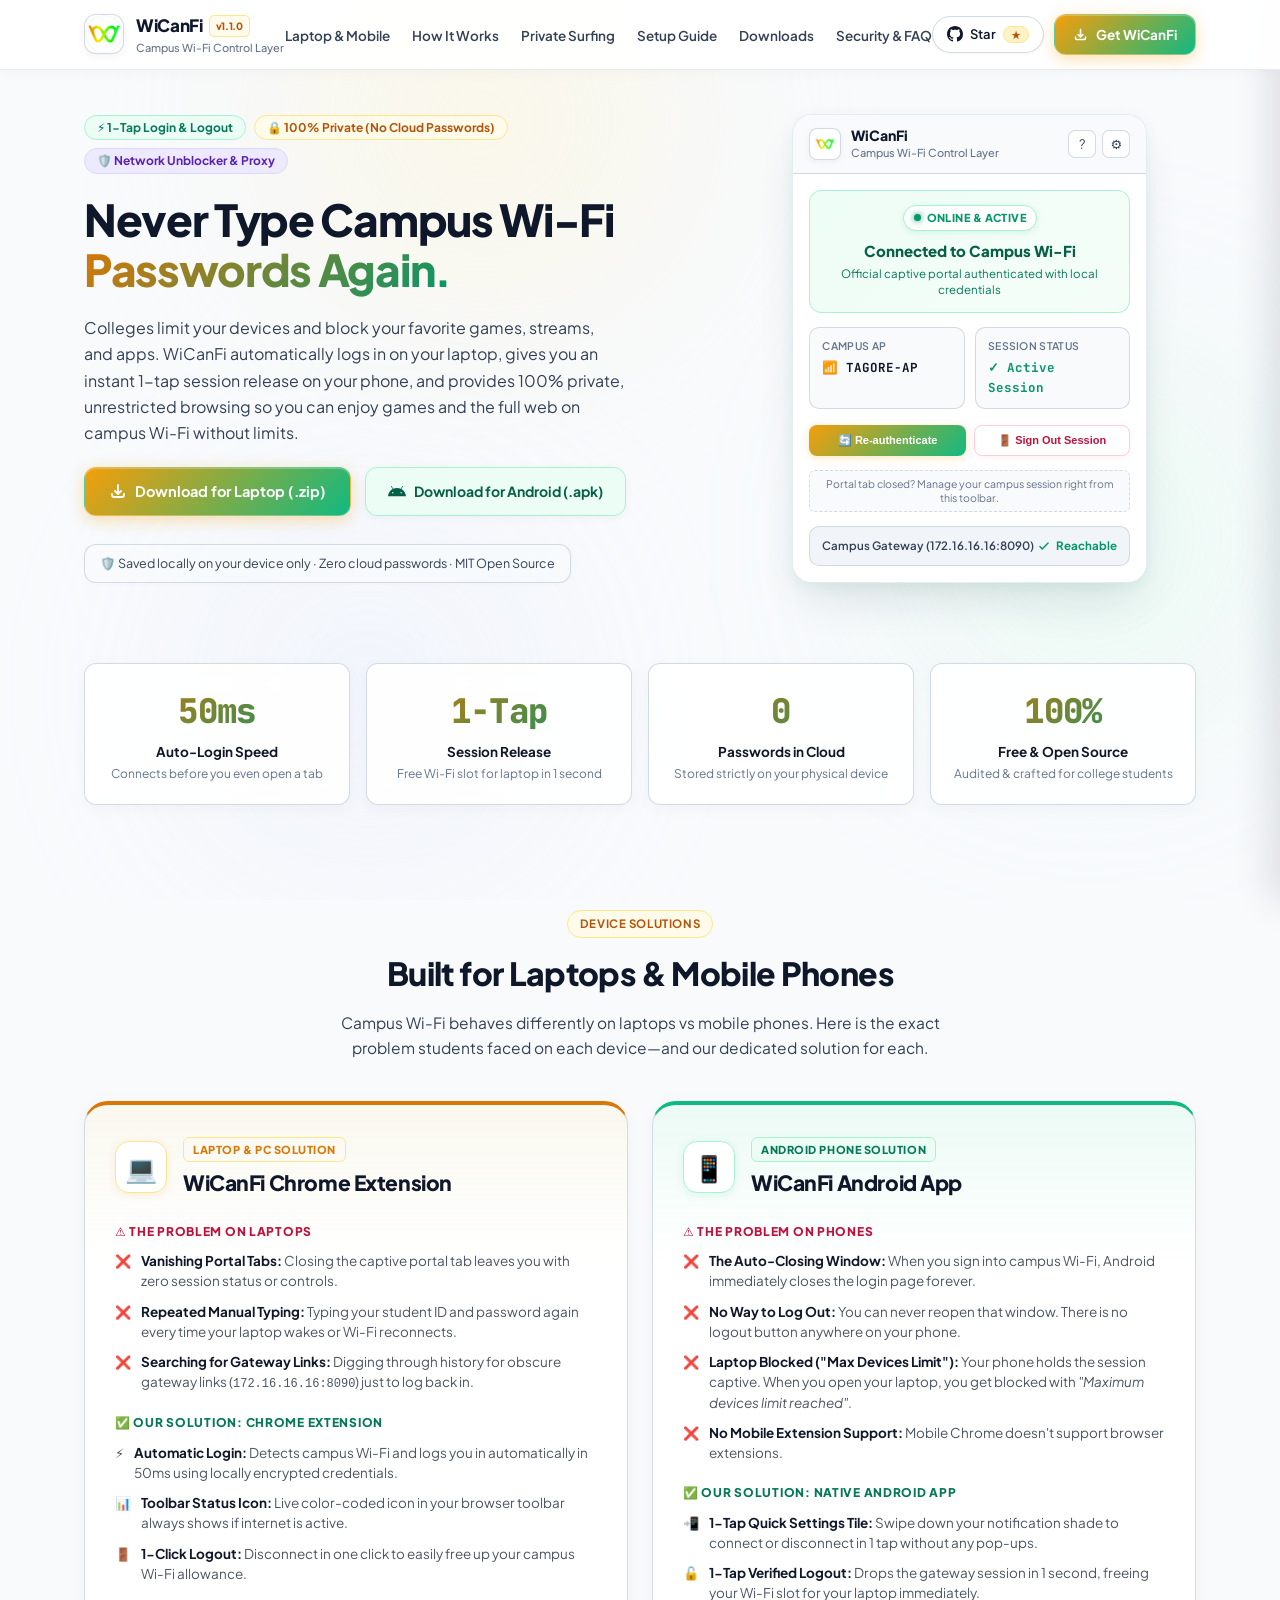
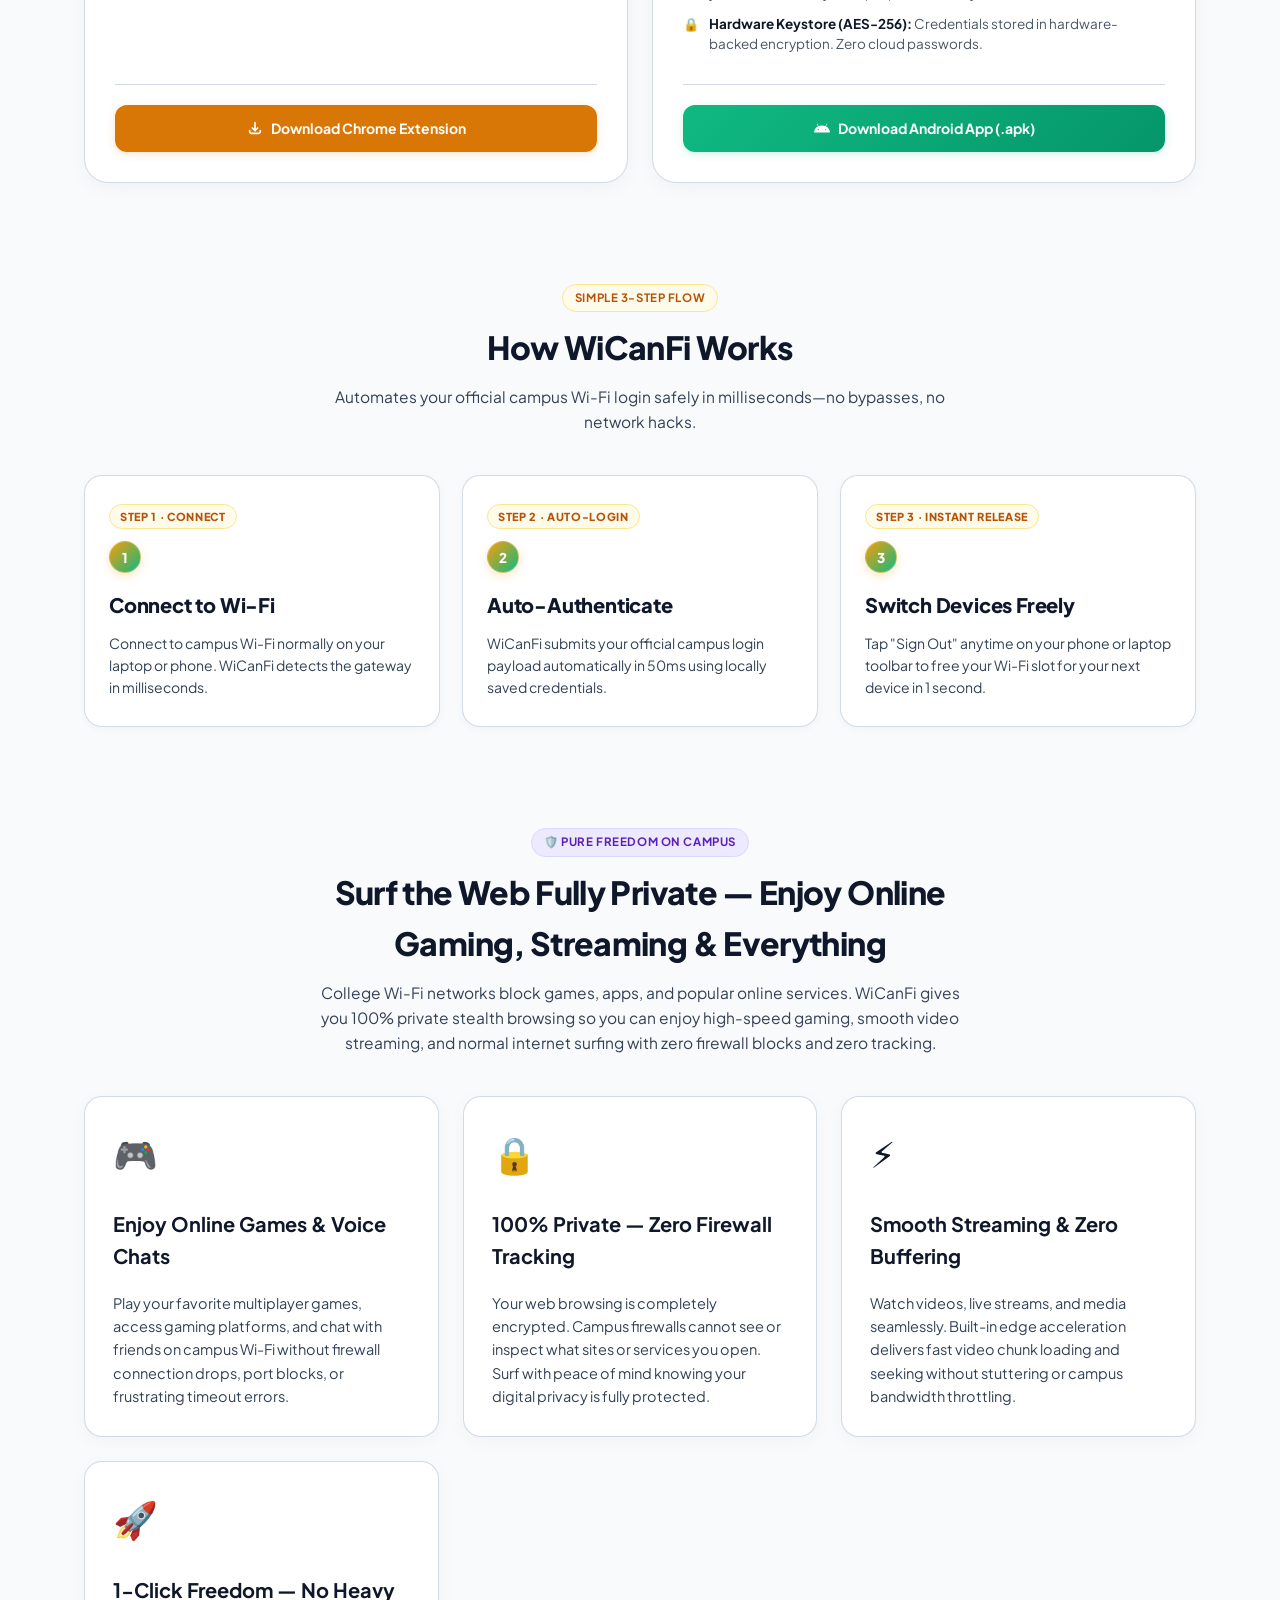
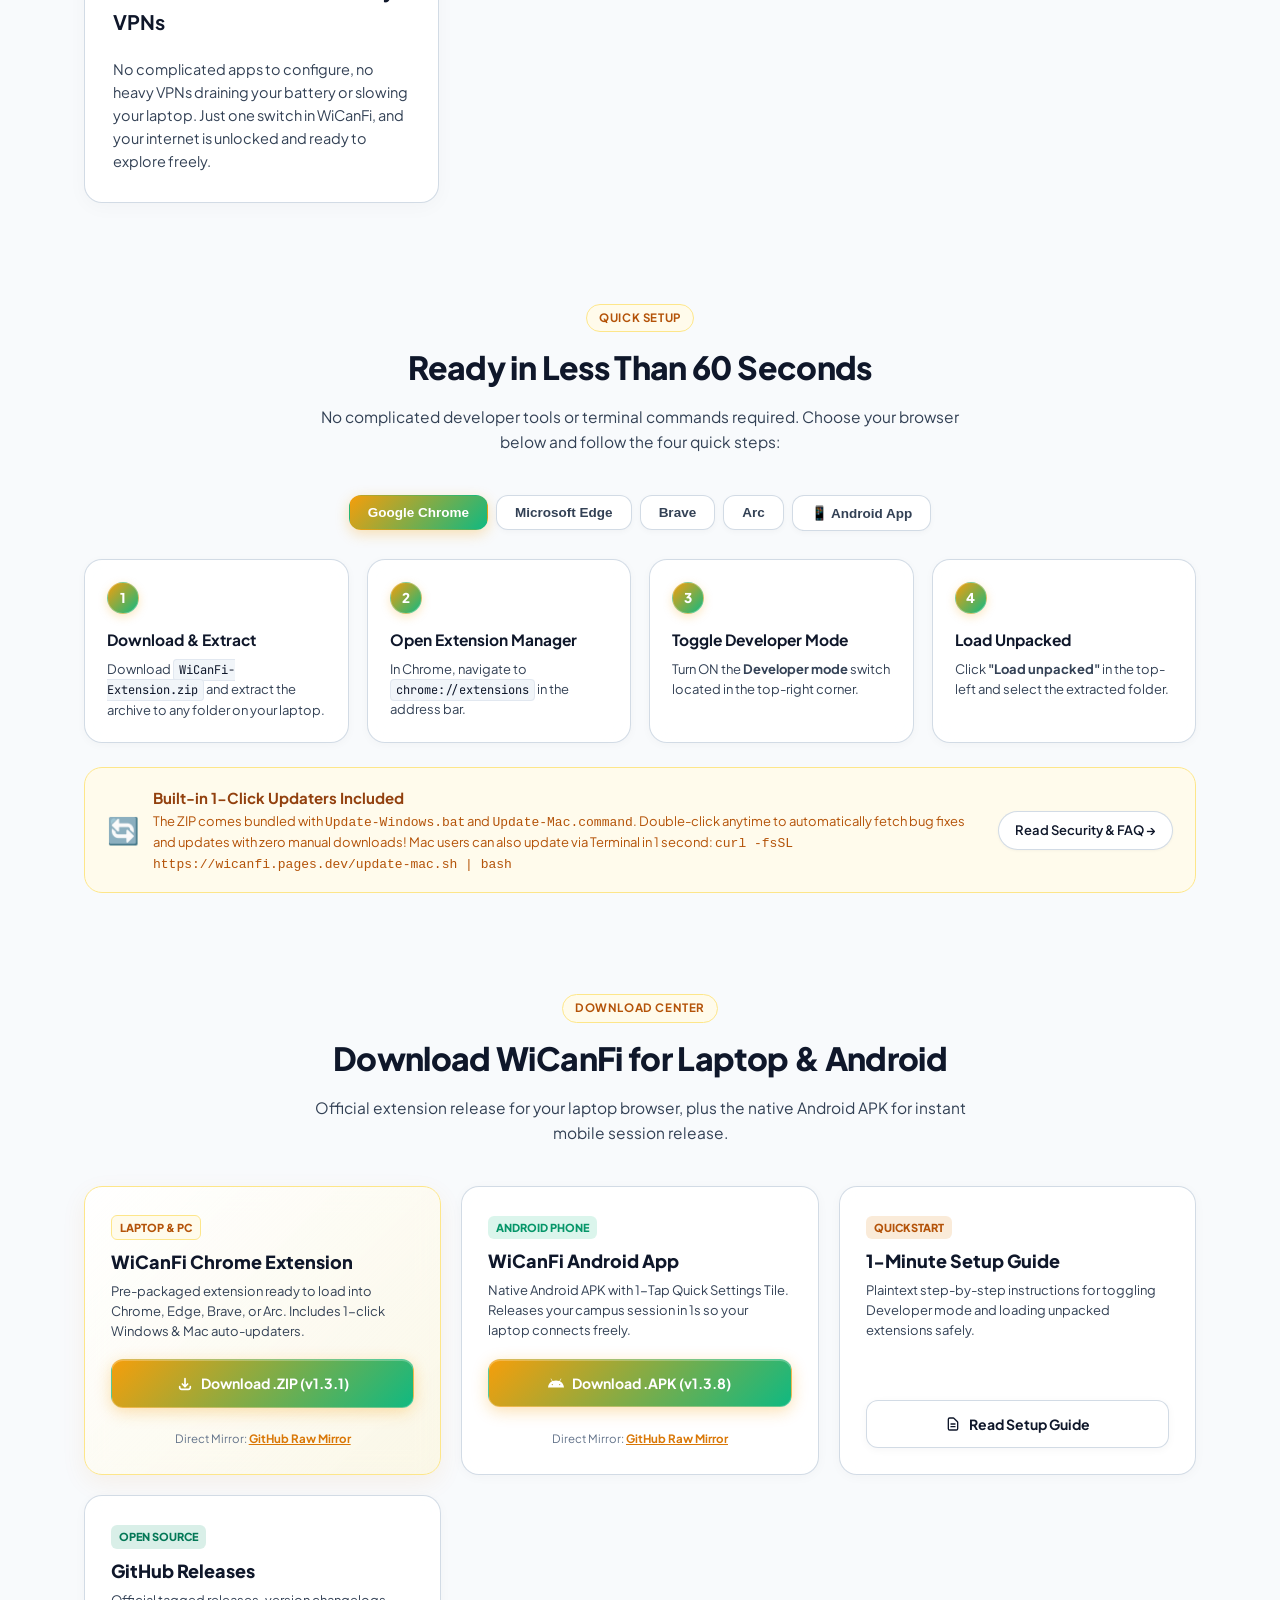
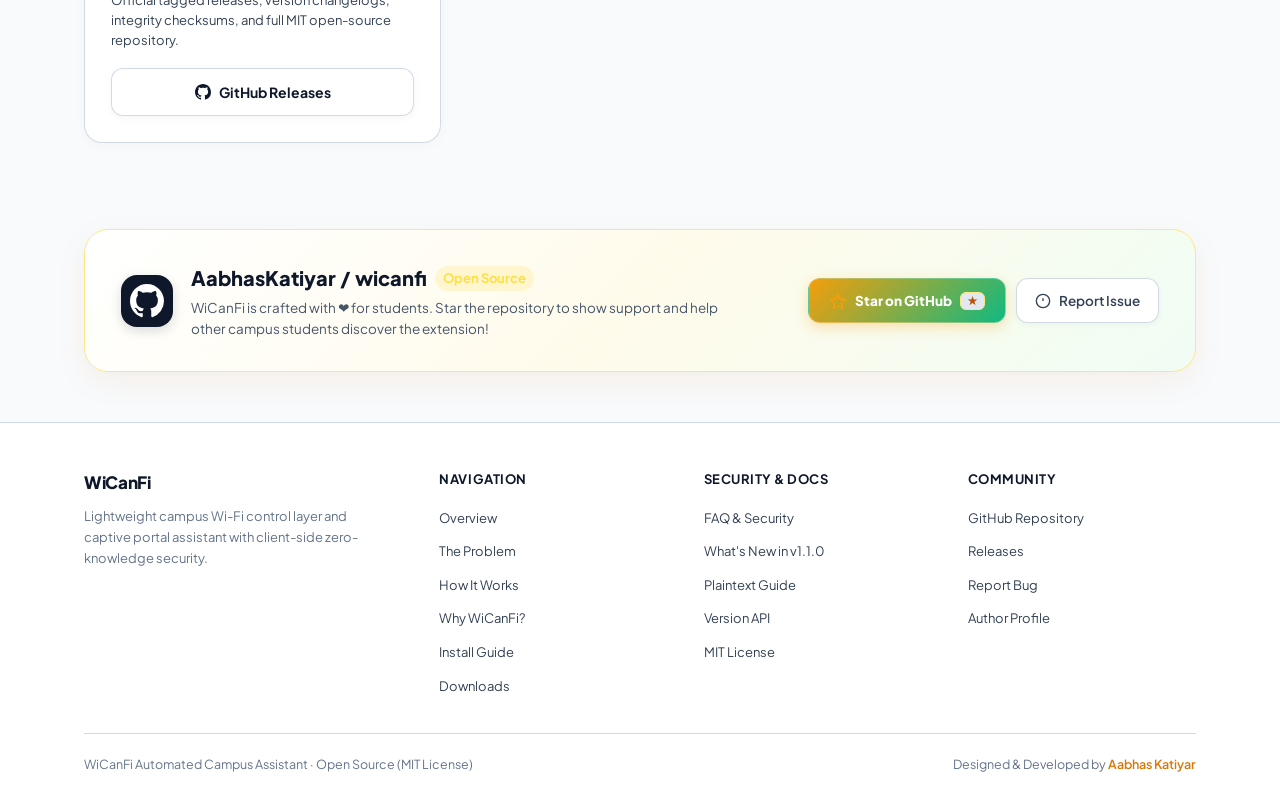
<file: site/index.html>
<!DOCTYPE html>
<html lang="en">
<head>
  <meta charset="UTF-8">
  <meta name="viewport" content="width=device-width, initial-scale=1.0">
  
  <!-- Primary Meta Tags -->
  <title>WiCanFi — Campus Wi-Fi Control Layer | Captive Portal Assistant</title>
  <meta name="title" content="WiCanFi — Campus Wi-Fi Control Layer | Captive Portal Assistant">
  <meta name="description" content="WiCanFi automatically handles campus Wi-Fi captive portal authentication with 1-click re-authentication, instant session logout, and 100% client-side zero-knowledge privacy.">
  <meta name="keywords" content="campus wifi control layer, captive portal auto login, college wifi re-authenticate, student wifi session logout, captive portal assistant, cyberoam auto login, sophos captive portal, wicanfi, aabhas katiyar">
  <meta name="author" content="Aabhas Katiyar">
  <meta name="robots" content="index, follow, max-image-preview:large, max-snippet:-1, max-video-preview:-1">
  <meta name="googlebot" content="index, follow">
  <link rel="canonical" href="https://wicanfi.pages.dev/">

  <!-- Theme Color & Mobile App Experience -->
  <meta name="theme-color" content="#d97706">
  <meta name="msapplication-TileColor" content="#d97706">
  <meta name="application-name" content="WiCanFi">
  <meta name="apple-mobile-web-app-title" content="WiCanFi">
  <meta name="apple-mobile-web-app-capable" content="yes">
  <meta name="apple-mobile-web-app-status-bar-style" content="default">
  <link rel="manifest" href="site.webmanifest">

  <!-- Open Graph / Facebook -->
  <meta property="og:type" content="website">
  <meta property="og:site_name" content="WiCanFi">
  <meta property="og:locale" content="en_US">
  <meta property="og:url" content="https://wicanfi.pages.dev/">
  <meta property="og:title" content="WiCanFi — Campus Wi-Fi Control Layer | Captive Portal Assistant">
  <meta property="og:description" content="Automatic campus captive portal authentication, 1-click re-auth, session logout, and 100% zero-knowledge local privacy. Zero cloud passwords.">
  <meta property="og:image" content="https://wicanfi.pages.dev/assets/wicanfi_logo.png">
  <meta property="og:image:secure_url" content="https://wicanfi.pages.dev/assets/wicanfi_logo.png">
  <meta property="og:image:width" content="512">
  <meta property="og:image:height" content="512">
  <meta property="og:image:alt" content="WiCanFi Logo and Campus Wi-Fi Control Layer Banner">
  <meta property="og:image:type" content="image/png">

  <!-- Twitter Card -->
  <meta name="twitter:card" content="summary">
  <meta name="twitter:url" content="https://wicanfi.pages.dev/">
  <meta name="twitter:title" content="WiCanFi — Campus Wi-Fi Control Layer | Captive Portal Assistant">
  <meta name="twitter:description" content="Automatic captive portal login, instant re-auth & session logout with 100% zero-knowledge local privacy. Built for campus students.">
  <meta name="twitter:image" content="https://wicanfi.pages.dev/assets/wicanfi_logo.png">
  <meta name="twitter:creator" content="@AabhasKatiyar">

  <!-- Favicons -->
  <link rel="icon" type="image/png" sizes="48x48" href="icons/icon48.png">
  <link rel="apple-touch-icon" href="icons/icon128.png">

  <!-- Typography: Plus Jakarta Sans & JetBrains Mono -->
  <link rel="preconnect" href="https://fonts.googleapis.com">
  <link rel="preconnect" href="https://fonts.gstatic.com" crossorigin>
  <link href="https://fonts.googleapis.com/css2?family=JetBrains+Mono:wght@500;600;700&family=Plus+Jakarta+Sans:wght@400;500;600;700;800&display=swap" rel="stylesheet">

  <link rel="stylesheet" href="css/style.css?v=3.3.0">

  <!-- JSON-LD Structured Data for Search Engines -->
  <script type="application/ld+json">
  {
    "@context": "https://schema.org",
    "@graph": [
      {
        "@type": "WebSite",
        "@id": "https://wicanfi.pages.dev/#website",
        "url": "https://wicanfi.pages.dev/",
        "name": "WiCanFi",
        "description": "Campus Wi-Fi Control Layer and Captive Portal Automation Assistant",
        "publisher": {
          "@id": "https://wicanfi.pages.dev/#author"
        },
        "inLanguage": "en-US"
      },
      {
        "@type": "SoftwareApplication",
        "@id": "https://wicanfi.pages.dev/#software",
        "name": "WiCanFi",
        "applicationCategory": "UtilitiesApplication",
        "applicationSubCategory": "NetworkingApplication",
        "operatingSystem": "Windows, macOS, Linux, ChromeOS",
        "downloadUrl": "https://wicanfi.pages.dev/WiCanFi-Extension.zip",
        "softwareVersion": "1.4.1",
        "fileSize": "602KB",
        "description": "Client-side campus Wi-Fi control layer and captive portal assistant. Automates captive portal authentication, provides instant re-auth & session logout, and guarantees 100% zero-knowledge local privacy.",
        "offers": {
          "@type": "Offer",
          "price": "0",
          "priceCurrency": "USD"
        },
        "author": {
          "@id": "https://wicanfi.pages.dev/#author"
        },
        "codeRepository": "https://github.com/AabhasKatiyar/wicanfi",
        "license": "https://github.com/AabhasKatiyar/wicanfi/blob/main/LICENSE"
      },
      {
        "@type": "Person",
        "@id": "https://wicanfi.pages.dev/#author",
        "name": "Aabhas Katiyar",
        "url": "https://github.com/AabhasKatiyar",
        "sameAs": [
          "https://github.com/AabhasKatiyar",
          "https://github.com/AabhasKatiyar/wicanfi"
        ]
      }
    ]
  }
  </script>
</head>
<body>

  <!-- Ambient Light Orbs -->
  <div class="ambient-mesh" aria-hidden="true">
    <div class="orb orb-1"></div>
    <div class="orb orb-2"></div>
    <div class="orb orb-3"></div>
  </div>

  <!-- Top Navigation Bar (Full-Width Frosted Glass Header) -->
  <header class="navbar" id="topNav">
    <div class="container">
      <nav class="nav-shell" aria-label="Main Navigation">
        <a href="/" class="brand-link" title="WiCanFi Home">
          <div class="brand-logo-wrap">
            <img src="icons/icon48.png" alt="WiCanFi Logo" width="38" height="38">
          </div>
          <div class="brand-text">
            <div class="brand-title">
              <span>WiCanFi</span>
              <span class="brand-badge">v1.1.0</span>
            </div>
            <span class="brand-sub">Campus Wi-Fi Control Layer</span>
          </div>
        </a>

        <ul class="nav-menu">
          <li><a href="#problem" class="nav-link">Laptop &amp; Mobile</a></li>
          <li><a href="#how-it-works" class="nav-link">How It Works</a></li>
          <li><a href="#private-surf" class="nav-link">Private Surfing</a></li>
          <li><a href="#install" class="nav-link">Setup Guide</a></li>
          <li><a href="#downloads" class="nav-link">Downloads</a></li>
          <li><a href="faq.html" class="nav-link">Security &amp; FAQ</a></li>
        </ul>

        <div class="nav-actions">
          <a href="https://github.com/AabhasKatiyar/wicanfi" target="_blank" rel="noopener noreferrer" class="nav-btn-gh" title="Star AabhasKatiyar/wicanfi on GitHub">
            <svg width="16" height="16" fill="currentColor" viewBox="0 0 24 24"><path d="M12 0C5.37 0 0 5.37 0 12c0 5.31 3.435 9.795 8.205 11.385.6.105.825-.255.825-.57 0-.285-.015-1.23-.015-2.235-3.015.555-3.795-.735-4.035-1.41-.135-.345-.72-1.41-1.23-1.695-.42-.225-1.02-.78-.015-.795.945-.015 1.62.87 1.845 1.23 1.08 1.815 2.805 1.305 3.495.99.105-.78.42-1.305.765-1.605-2.67-.3-5.46-1.335-5.46-5.925 0-1.305.465-2.385 1.23-3.225-.12-.3-.54-1.53.12-3.18 0 0 1.005-.315 3.3 1.23.96-.27 1.98-.405 3-.405s2.04.135 3 .405c2.295-1.56 3.3-1.23 3.3-1.23.66 1.65.24 2.88.12 3.18.765.84 1.23 1.905 1.23 3.225 0 4.605-2.805 5.625-5.475 5.925.435.375.81 1.095.81 2.22 0 1.605-.015 2.895-.015 3.3 0 .315.225.69.825.57A12.02 12.02 0 0024 12c0-6.63-5.37-12-12-12z"/></svg>
            <span>Star</span>
            <span class="live-gh-stars">★</span>
          </a>
          <a href="#downloads" class="nav-btn-download" title="Get WiCanFi">
            <svg width="15" height="15" fill="none" stroke="currentColor" stroke-width="2.5" viewBox="0 0 24 24"><path stroke-linecap="round" stroke-linejoin="round" d="M4 16v1a3 3 0 003 3h10a3 3 0 003-3v-1m-4-4l-4 4m0 0l-4-4m4 4V4"/></svg>
            <span>Get WiCanFi</span>
          </a>
          <!-- Mobile Hamburger Toggle -->
          <button type="button" class="nav-toggle" id="navToggle" aria-label="Toggle Navigation Menu" aria-expanded="false">
            <span class="hamburger-bar"></span>
            <span class="hamburger-bar"></span>
            <span class="hamburger-bar"></span>
          </button>
        </div>
      </nav>
    </div>
  </header>

  <!-- Mobile Navigation Drawer & Backdrop -->
  <div class="mobile-nav-backdrop" id="mobileNavBackdrop" aria-hidden="true"></div>
  <aside class="mobile-nav-drawer" id="mobileNavDrawer" aria-label="Mobile Navigation" aria-hidden="true">
      <div class="mobile-drawer-header">
        <a href="/" class="brand-link" style="gap:10px;">
          <div class="brand-logo-wrap" style="width:34px;height:34px;">
            <img src="icons/icon48.png" alt="WiCanFi Logo" width="28" height="28">
          </div>
          <div class="brand-title" style="font-size:16px;">
            <span>WiCanFi</span>
            <span class="brand-badge">v1.1.0</span>
          </div>
        </a>
        <button type="button" class="mobile-drawer-close" id="mobileDrawerClose" aria-label="Close menu">&times;</button>
      </div>

      <div class="mobile-drawer-body">
        <ul class="mobile-nav-links">
          <li><a href="#problem" class="mobile-nav-link"><span class="m-icon">💻</span> Laptop &amp; Mobile</a></li>
          <li><a href="#how-it-works" class="mobile-nav-link"><span class="m-icon">⚡</span> How It Works</a></li>
          <li><a href="#private-surf" class="mobile-nav-link"><span class="m-icon">🛡️</span> Private Surfing</a></li>
          <li><a href="#install" class="mobile-nav-link"><span class="m-icon">🛠️</span> Setup Guide</a></li>
          <li><a href="#downloads" class="mobile-nav-link"><span class="m-icon">📦</span> Downloads</a></li>
          <li><a href="faq.html" class="mobile-nav-link"><span class="m-icon">🛡️</span> Security &amp; FAQ</a></li>
        </ul>

        <div class="mobile-drawer-actions">
          <a href="#downloads" class="mobile-btn-download" id="mobileDrawerDownload">
            <svg width="16" height="16" fill="none" stroke="currentColor" stroke-width="2.5" viewBox="0 0 24 24"><path stroke-linecap="round" stroke-linejoin="round" d="M4 16v1a3 3 0 003 3h10a3 3 0 003-3v-1m-4-4l-4 4m0 0l-4-4m4 4V4"/></svg>
            <span>Get WiCanFi (v1.1.0)</span>
          </a>
          <a href="https://github.com/AabhasKatiyar/wicanfi" target="_blank" rel="noopener noreferrer" class="mobile-btn-gh">
            <svg width="16" height="16" fill="currentColor" viewBox="0 0 24 24"><path d="M12 0C5.37 0 0 5.37 0 12c0 5.31 3.435 9.795 8.205 11.385.6.105.825-.255.825-.57 0-.285-.015-1.23-.015-2.235-3.015.555-3.795-.735-4.035-1.41-.135-.345-.72-1.41-1.23-1.695-.42-.225-1.02-.78-.015-.795.945-.015 1.62.87 1.845 1.23 1.08 1.815 2.805 1.305 3.495.99.105-.78.42-1.305.765-1.605-2.67-.3-5.46-1.335-5.46-5.925 0-1.305.465-2.385 1.23-3.225-.12-.3-.54-1.53.12-3.18 0 0 1.005-.315 3.3 1.23.96-.27 1.98-.405 3-.405s2.04.135 3 .405c2.295-1.56 3.3-1.23 3.3-1.23.66 1.65.24 2.88.12 3.18.765.84 1.23 1.905 1.23 3.225 0 4.605-2.805 5.625-5.475 5.925.435.375.81 1.095.81 2.22 0 1.605-.015 2.895-.015 3.3 0 .315.225.69.825.57A12.02 12.02 0 0024 12c0-6.63-5.37-12-12-12z"/></svg>
            <span>Star on GitHub</span>
            <span class="live-gh-stars">★</span>
          </a>
        </div>

        <div class="mobile-drawer-footer">
          <span>🛡️ 100% Client-Side Local · Zero Cloud Passwords</span>
        </div>
      </div>
    </aside>

  <main class="container">

    <!-- Hero Section -->
    <section class="hero-section" id="hero">
      <div class="hero-grid">
        <div class="hero-content">
          <div class="hero-badge-strip">
            <span class="pill-badge pill-emerald">⚡ 1-Tap Login &amp; Logout</span>
            <span class="pill-badge pill-amber">🔒 100% Private (No Cloud Passwords)</span>
            <span class="pill-badge" style="background:#ede9fe; color:#5b21b6; border:1.5px solid #ddd6fe;">🛡️ Network Unblocker &amp; Proxy</span>
          </div>

          <h1 class="hero-title">
            Never Type Campus Wi-Fi <br class="desktop-only">
            <span class="hero-title-accent">Passwords Again.</span>
          </h1>

          <p class="hero-desc">
            Colleges limit your devices and block your favorite games, streams, and apps. WiCanFi automatically logs in on your laptop, gives you an instant 1-tap session release on your phone, and provides 100% private, unrestricted browsing so you can enjoy games and the full web on campus Wi-Fi without limits.
          </p>

          <div class="hero-cta-group">
            <a href="/WiCanFi-Extension.zip" download="WiCanFi-Extension.zip" class="cta-btn-primary" title="Download Chrome Extension for Laptop">
              <svg width="18" height="18" fill="none" stroke="currentColor" stroke-width="2.5" viewBox="0 0 24 24"><path stroke-linecap="round" stroke-linejoin="round" d="M4 16v1a3 3 0 003 3h10a3 3 0 003-3v-1m-4-4l-4 4m0 0l-4-4m4 4V4"/></svg>
              <span>Download for Laptop (.zip)</span>
            </a>

            <a href="/download/WiCanFi.apk" download="WiCanFi.apk" class="cta-btn-secondary" style="background:#ecfdf5; color:#065f46; border:1.5px solid #a7f3d0;" title="Download Android APK">
              <svg width="18" height="18" fill="currentColor" viewBox="0 0 24 24"><path d="M17.523 15.3414c-.5511 0-.9993-.4486-.9993-.9997s.4482-.9993.9993-.9993c.551 0 .9993.4482.9993.9993.0001.5511-.4483.9997-.9993.9997m-11.046 0c-.5511 0-.9993-.4486-.9993-.9997s.4482-.9993.9993-.9993c.5511 0 .9993.4482.9993.9993 0 .5511-.4482.9997-.9993.9997m11.4045-6.02l1.996-3.4572c.1126-.1951.0456-.4445-.1496-.5571-.195-.1126-.4444-.0456-.557.1495l-2.0223 3.5028C15.5902 8.411 13.856 8.0772 12 8.0772s-3.5902.3338-5.1486.8824L4.8291 5.4566c-.1126-.1951-.362-.2621-.557-.1495-.1952.1126-.2622.362-.1496.5571l1.996 3.4572C2.6884 11.0943.3432 14.6543 0 18.8475h24c-.3432-4.1932-2.6884-7.7532-6.1185-9.5261"/></svg>
              <span>Download for Android (.apk)</span>
            </a>
          </div>

          <div class="hero-trust-bar">
            <span>🛡️ Saved locally on your device only · Zero cloud passwords · MIT Open Source</span>
          </div>
        </div>

        <!-- Extension Live UI Simulation -->
        <div class="mockup-container">
          <div class="real-popup-mockup">
            
            <div class="mock-popup-header">
              <div class="mock-brand">
                <img src="icons/icon48.png" alt="WiCanFi Extension Popup Interface Logo" width="32" height="32" class="mock-logo">
                <div>
                  <div class="mock-brand-title">WiCanFi</div>
                  <div class="mock-brand-sub">Campus Wi-Fi Control Layer</div>
                </div>
              </div>
              <div class="mock-header-actions">
                <div class="mock-icon-btn" title="FAQ">?</div>
                <div class="mock-icon-btn" title="Settings">⚙</div>
              </div>
            </div>

            <div class="mock-body">
              <div class="mock-status-banner">
                <span class="mock-status-pill">
                  <span class="pulse-dot"></span>
                  <span>ONLINE &amp; ACTIVE</span>
                </span>
                <div class="mock-headline">Connected to Campus Wi-Fi</div>
                <div class="mock-desc">Official captive portal authenticated with local credentials</div>
              </div>

              <div class="mock-grid">
                <div class="mock-card-box">
                  <div class="mock-box-label">Campus AP</div>
                  <div class="mock-box-val">📶 TAGORE-AP</div>
                </div>
                <div class="mock-card-box">
                  <div class="mock-box-label">Session Status</div>
                  <div class="mock-box-val" style="color: #059669;">✓ Active Session</div>
                </div>
              </div>

              <!-- Real Session Control Actions -->
              <div class="mock-actions-row">
                <button type="button" class="mock-btn-auth" title="Re-authenticate Session">
                  <span>🔄 Re-authenticate</span>
                </button>
                <button type="button" class="mock-btn-logout" title="Sign Out Active Session">
                  <span>🚪 Sign Out Session</span>
                </button>
              </div>

              <div class="mock-tab-notice">
                Portal tab closed? Manage your campus session right from this toolbar.
              </div>

              <div class="mock-portal-row">
                <span class="mock-portal-label">Campus Gateway (172.16.16.16:8090)</span>
                <span class="mock-portal-val">
                  <svg width="14" height="14" fill="none" stroke="currentColor" stroke-width="2.5" viewBox="0 0 24 24"><path stroke-linecap="round" stroke-linejoin="round" d="M5 13l4 4L19 7"/></svg>
                  <span>Reachable</span>
                </span>
              </div>
            </div>

          </div>
        </div>

      </div>
    </section>

    <!-- Key Metrics Ticker -->
    <section class="metrics-strip">
      <div class="metrics-grid">
        <div class="metric-item">
          <div class="metric-val" style="color:var(--amber-primary);">50ms</div>
          <div class="metric-title">Auto-Login Speed</div>
          <div class="metric-sub">Connects before you even open a tab</div>
        </div>
        <div class="metric-item">
          <div class="metric-val" style="color:#059669;">1-Tap</div>
          <div class="metric-title">Session Release</div>
          <div class="metric-sub">Free Wi-Fi slot for laptop in 1 second</div>
        </div>
        <div class="metric-item">
          <div class="metric-val">0</div>
          <div class="metric-title">Passwords in Cloud</div>
          <div class="metric-sub">Stored strictly on your physical device</div>
        </div>
        <div class="metric-item">
          <div class="metric-val">100%</div>
          <div class="metric-title">Free &amp; Open Source</div>
          <div class="metric-sub">Audited &amp; crafted for college students</div>
        </div>
      </div>
    </section>

    <!-- Problem & Solution Section: Laptop & Mobile -->
    <section class="section" id="problem">
      <div class="section-head">
        <span class="section-pill">Device Solutions</span>
        <h2 class="section-title">Built for Laptops &amp; Mobile Phones</h2>
        <p class="section-desc">
          Campus Wi-Fi behaves differently on laptops vs mobile phones. Here is the exact problem students faced on each device—and our dedicated solution for each.
        </p>
      </div>

      <div class="devices-showcase-grid">

        <!-- 1. Laptop & Desktop Solution -->
        <div class="device-card device-card-laptop">
          <div>
            <div class="device-card-header">
              <div class="device-icon-box device-icon-laptop">💻</div>
              <div class="device-title-wrap">
                <span class="device-pill device-pill-amber">Laptop &amp; PC Solution</span>
                <h3>WiCanFi Chrome Extension</h3>
              </div>
            </div>

            <!-- Problem on Laptops -->
            <div class="device-sub-block">
              <div class="device-sub-header device-sub-header-problem">
                <span>⚠️ The Problem on Laptops</span>
              </div>
              <ul class="device-points-list">
                <li class="device-point-item">
                  <span class="device-point-icon">❌</span>
                  <span><strong>Vanishing Portal Tabs:</strong> Closing the captive portal tab leaves you with zero session status or controls.</span>
                </li>
                <li class="device-point-item">
                  <span class="device-point-icon">❌</span>
                  <span><strong>Repeated Manual Typing:</strong> Typing your student ID and password again every time your laptop wakes or Wi-Fi reconnects.</span>
                </li>
                <li class="device-point-item">
                  <span class="device-point-icon">❌</span>
                  <span><strong>Searching for Gateway Links:</strong> Digging through history for obscure gateway links (<code style="font-size:12px;">172.16.16.16:8090</code>) just to log back in.</span>
                </li>
              </ul>
            </div>

            <!-- Solution on Laptops -->
            <div class="device-sub-block">
              <div class="device-sub-header device-sub-header-solution">
                <span>✅ Our Solution: Chrome Extension</span>
              </div>
              <ul class="device-points-list">
                <li class="device-point-item">
                  <span class="device-point-icon">⚡</span>
                  <span><strong>Automatic Login:</strong> Detects campus Wi-Fi and logs you in automatically in 50ms using locally encrypted credentials.</span>
                </li>
                <li class="device-point-item">
                  <span class="device-point-icon">📊</span>
                  <span><strong>Toolbar Status Icon:</strong> Live color-coded icon in your browser toolbar always shows if internet is active.</span>
                </li>
                <li class="device-point-item">
                  <span class="device-point-icon">🚪</span>
                  <span><strong>1-Click Logout:</strong> Disconnect in one click to easily free up your campus Wi-Fi allowance.</span>
                </li>
              </ul>
            </div>
          </div>

          <div class="device-card-footer">
            <a href="/WiCanFi-Extension.zip" download="WiCanFi-Extension.zip" class="device-cta-btn device-cta-laptop">
              <svg width="16" height="16" fill="none" stroke="currentColor" stroke-width="2.5" viewBox="0 0 24 24"><path stroke-linecap="round" stroke-linejoin="round" d="M4 16v1a3 3 0 003 3h10a3 3 0 003-3v-1m-4-4l-4 4m0 0l-4-4m4 4V4"/></svg>
              <span>Download Chrome Extension</span>
            </a>
          </div>
        </div>

        <!-- 2. Mobile / Android Solution -->
        <div class="device-card device-card-mobile">
          <div>
            <div class="device-card-header">
              <div class="device-icon-box device-icon-mobile">📱</div>
              <div class="device-title-wrap">
                <span class="device-pill device-pill-emerald">Android Phone Solution</span>
                <h3>WiCanFi Android App</h3>
              </div>
            </div>

            <!-- Problem on Mobile -->
            <div class="device-sub-block">
              <div class="device-sub-header device-sub-header-problem">
                <span>⚠️ The Problem on Phones</span>
              </div>
              <ul class="device-points-list">
                <li class="device-point-item">
                  <span class="device-point-icon">❌</span>
                  <span><strong>The Auto-Closing Window:</strong> When you sign into campus Wi-Fi, Android immediately closes the login page forever.</span>
                </li>
                <li class="device-point-item">
                  <span class="device-point-icon">❌</span>
                  <span><strong>No Way to Log Out:</strong> You can never reopen that window. There is no logout button anywhere on your phone.</span>
                </li>
                <li class="device-point-item">
                  <span class="device-point-icon">❌</span>
                  <span><strong>Laptop Blocked ("Max Devices Limit"):</strong> Your phone holds the session captive. When you open your laptop, you get blocked with <em>"Maximum devices limit reached"</em>.</span>
                </li>
                <li class="device-point-item">
                  <span class="device-point-icon">❌</span>
                  <span><strong>No Mobile Extension Support:</strong> Mobile Chrome doesn't support browser extensions.</span>
                </li>
              </ul>
            </div>

            <!-- Solution on Mobile -->
            <div class="device-sub-block">
              <div class="device-sub-header device-sub-header-solution">
                <span>✅ Our Solution: Native Android App</span>
              </div>
              <ul class="device-points-list">
                <li class="device-point-item">
                  <span class="device-point-icon">📲</span>
                  <span><strong>1-Tap Quick Settings Tile:</strong> Swipe down your notification shade to connect or disconnect in 1 tap without any pop-ups.</span>
                </li>
                <li class="device-point-item">
                  <span class="device-point-icon">🔓</span>
                  <span><strong>1-Tap Verified Logout:</strong> Drops the gateway session in 1 second, freeing your Wi-Fi slot for your laptop immediately.</span>
                </li>
                <li class="device-point-item">
                  <span class="device-point-icon">🔒</span>
                  <span><strong>Hardware Keystore (AES-256):</strong> Credentials stored in hardware-backed encryption. Zero cloud passwords.</span>
                </li>
              </ul>
            </div>
          </div>

          <div class="device-card-footer">
            <a href="/download/WiCanFi.apk" download="WiCanFi.apk" class="device-cta-btn device-cta-mobile">
              <svg width="16" height="16" fill="currentColor" viewBox="0 0 24 24"><path d="M17.523 15.3414c-.5511 0-.9993-.4486-.9993-.9997s.4482-.9993.9993-.9993c.551 0 .9993.4482.9993.9993.0001.5511-.4483.9997-.9993.9997m-11.046 0c-.5511 0-.9993-.4486-.9993-.9997s.4482-.9993.9993-.9993c.5511 0 .9993.4482.9993.9993 0 .5511-.4482.9997-.9993.9997m11.4045-6.02l1.996-3.4572c.1126-.1951.0456-.4445-.1496-.5571-.195-.1126-.4444-.0456-.557.1495l-2.0223 3.5028C15.5902 8.411 13.856 8.0772 12 8.0772s-3.5902.3338-5.1486.8824L4.8291 5.4566c-.1126-.1951-.362-.2621-.557-.1495-.1952.1126-.2622.362-.1496.5571l1.996 3.4572C2.6884 11.0943.3432 14.6543 0 18.8475h24c-.3432-4.1932-2.6884-7.7532-6.1185-9.5261"/></svg>
              <span>Download Android App (.apk)</span>
            </a>
          </div>
        </div>

      </div>
    </section>

    <!-- Core 3-Step Flow Visual -->
    <section class="section" id="how-it-works">
      <div class="section-head">
        <span class="section-pill">Simple 3-Step Flow</span>
        <h2 class="section-title">How WiCanFi Works</h2>
        <p class="section-desc">
          Automates your official campus Wi-Fi login safely in milliseconds—no bypasses, no network hacks.
        </p>
      </div>

      <div class="flow-steps-grid">
        <div class="flow-step-card">
          <span class="flow-step-tag">Step 1 · Connect</span>
          <div class="step-num" style="margin-bottom: 4px;">1</div>
          <h3 class="flow-step-title">Connect to Wi-Fi</h3>
          <p class="flow-step-desc">
            Connect to campus Wi-Fi normally on your laptop or phone. WiCanFi detects the gateway in milliseconds.
          </p>
        </div>

        <div class="flow-step-card">
          <span class="flow-step-tag">Step 2 · Auto-Login</span>
          <div class="step-num" style="margin-bottom: 4px;">2</div>
          <h3 class="flow-step-title">Auto-Authenticate</h3>
          <p class="flow-step-desc">
            WiCanFi submits your official campus login payload automatically in 50ms using locally saved credentials.
          </p>
        </div>

        <div class="flow-step-card">
          <span class="flow-step-tag">Step 3 · Instant Release</span>
          <div class="step-num" style="margin-bottom: 4px;">3</div>
          <h3 class="flow-step-title">Switch Devices Freely</h3>
          <p class="flow-step-desc">
            Tap "Sign Out" anytime on your phone or laptop toolbar to free your Wi-Fi slot for your next device in 1 second.
          </p>
        </div>
      </div>
    </section>

    <!-- Private Surfing & Unrestricted Access Feature Section -->
    <section class="section" id="private-surf">
      <div class="section-head">
        <span class="section-pill" style="background:#ede9fe; color:#5b21b6; border-color:#ddd6fe;">🛡️ Pure Freedom on Campus</span>
        <h2 class="section-title">Surf the Web Fully Private — Enjoy Online Gaming, Streaming &amp; Everything</h2>
        <p class="section-desc">
          College Wi-Fi networks block games, apps, and popular online services. WiCanFi gives you 100% private stealth browsing so you can enjoy high-speed gaming, smooth video streaming, and normal internet surfing with zero firewall blocks and zero tracking.
        </p>
      </div>

      <div class="devices-showcase-grid" style="grid-template-columns: repeat(auto-fit, minmax(280px, 1fr)); gap: 24px;">
        
        <!-- Card 1: Play Online Games Freely -->
        <div class="flow-step-card" style="padding: 28px; background: var(--bg-surface); border: 1.5px solid var(--border-subtle); border-radius: var(--radius-lg); box-shadow: 0 4px 20px rgba(0,0,0,0.03); text-align: left;">
          <div style="font-size: 36px; margin-bottom: 14px;">🎮</div>
          <h3 style="font-size: 20px; font-weight: 700; margin-bottom: 8px; color: var(--text-main);">Enjoy Online Games &amp; Voice Chats</h3>
          <p style="font-size: 14.5px; color: var(--text-secondary); line-height: 1.6;">
            Play your favorite multiplayer games, access gaming platforms, and chat with friends on campus Wi-Fi without firewall connection drops, port blocks, or frustrating timeout errors.
          </p>
        </div>

        <!-- Card 2: 100% Private & Undetectable -->
        <div class="flow-step-card" style="padding: 28px; background: var(--bg-surface); border: 1.5px solid var(--border-subtle); border-radius: var(--radius-lg); box-shadow: 0 4px 20px rgba(0,0,0,0.03); text-align: left;">
          <div style="font-size: 36px; margin-bottom: 14px;">🔒</div>
          <h3 style="font-size: 20px; font-weight: 700; margin-bottom: 8px; color: var(--text-main);">100% Private — Zero Firewall Tracking</h3>
          <p style="font-size: 14.5px; color: var(--text-secondary); line-height: 1.6;">
            Your web browsing is completely encrypted. Campus firewalls cannot see or inspect what sites or services you open. Surf with peace of mind knowing your digital privacy is fully protected.
          </p>
        </div>

        <!-- Card 3: Smooth HD Video Streaming -->
        <div class="flow-step-card" style="padding: 28px; background: var(--bg-surface); border: 1.5px solid var(--border-subtle); border-radius: var(--radius-lg); box-shadow: 0 4px 20px rgba(0,0,0,0.03); text-align: left;">
          <div style="font-size: 36px; margin-bottom: 14px;">⚡</div>
          <h3 style="font-size: 20px; font-weight: 700; margin-bottom: 8px; color: var(--text-main);">Smooth Streaming &amp; Zero Buffering</h3>
          <p style="font-size: 14.5px; color: var(--text-secondary); line-height: 1.6;">
            Watch videos, live streams, and media seamlessly. Built-in edge acceleration delivers fast video chunk loading and seeking without stuttering or campus bandwidth throttling.
          </p>
        </div>

        <!-- Card 4: 1-Click Toggle — No Bulky VPNs -->
        <div class="flow-step-card" style="padding: 28px; background: var(--bg-surface); border: 1.5px solid var(--border-subtle); border-radius: var(--radius-lg); box-shadow: 0 4px 20px rgba(0,0,0,0.03); text-align: left;">
          <div style="font-size: 36px; margin-bottom: 14px;">🚀</div>
          <h3 style="font-size: 20px; font-weight: 700; margin-bottom: 8px; color: var(--text-main);">1-Click Freedom — No Heavy VPNs</h3>
          <p style="font-size: 14.5px; color: var(--text-secondary); line-height: 1.6;">
            No complicated apps to configure, no heavy VPNs draining your battery or slowing your laptop. Just one switch in WiCanFi, and your internet is unlocked and ready to explore freely.
          </p>
        </div>

      </div>
    </section>


    <!-- Installation Walkthrough -->
    <section class="section" id="install">
      <div class="section-head">
        <span class="section-pill">Quick Setup</span>
        <h2 class="section-title">Ready in Less Than 60 Seconds</h2>
        <p class="section-desc">
          No complicated developer tools or terminal commands required. Choose your browser below and follow the four quick steps:
        </p>
      </div>

      <!-- Browser Tabs Switcher -->
      <div class="install-tabs-nav" role="tablist">
        <button type="button" class="install-tab-btn active" data-browser="chrome" role="tab" aria-selected="true">
          <span>Google Chrome</span>
        </button>
        <button type="button" class="install-tab-btn" data-browser="edge" role="tab" aria-selected="false">
          <span>Microsoft Edge</span>
        </button>
        <button type="button" class="install-tab-btn" data-browser="brave" role="tab" aria-selected="false">
          <span>Brave</span>
        </button>
        <button type="button" class="install-tab-btn" data-browser="arc" role="tab" aria-selected="false">
          <span>Arc</span>
        </button>
        <button type="button" class="install-tab-btn" data-browser="android" role="tab" aria-selected="false">
          <span>📱 Android App</span>
        </button>
      </div>

      <!-- Dynamic Steps Grid -->
      <div class="steps-grid" id="installStepsGrid">
        <div class="step-card">
          <div class="step-num">1</div>
          <h3 class="step-title">Download &amp; Extract</h3>
          <p class="step-desc">Download <code>WiCanFi-Extension.zip</code> and extract the archive to any folder on your laptop.</p>
        </div>
        <div class="step-card">
          <div class="step-num">2</div>
          <h3 class="step-title">Open Extension Manager</h3>
          <p class="step-desc">In Chrome, navigate to <code>chrome://extensions</code> in the address bar.</p>
        </div>
        <div class="step-card">
          <div class="step-num">3</div>
          <h3 class="step-title">Toggle Developer Mode</h3>
          <p class="step-desc">Turn ON the <strong>Developer mode</strong> switch located in the top-right corner.</p>
        </div>
        <div class="step-card">
          <div class="step-num">4</div>
          <h3 class="step-title">Load Unpacked</h3>
          <p class="step-desc">Click <strong>"Load unpacked"</strong> in the top-left and select the extracted folder.</p>
        </div>
      </div>

      <!-- 1-Click Update Callout -->
      <div class="updaters-callout">
        <div class="updaters-callout-left">
          <div class="updaters-callout-icon">🔄</div>
          <div>
            <h4 class="updaters-callout-title">Built-in 1-Click Updaters Included</h4>
            <p class="updaters-callout-desc">
              The ZIP comes bundled with <code>Update-Windows.bat</code> and <code>Update-Mac.command</code>. Double-click anytime to automatically fetch bug fixes and updates with zero manual downloads! Mac users can also update via Terminal in 1 second: <code>curl -fsSL https://wicanfi.pages.dev/update-mac.sh | bash</code>
            </p>
          </div>
        </div>
        <a href="faq.html" class="nav-btn-gh" style="white-space: nowrap; font-size: 13px; padding: 8px 16px;">Read Security &amp; FAQ →</a>
      </div>
    </section>

    <!-- Downloads Hub -->
    <section class="section" id="downloads">
      <div class="section-head">
        <span class="section-pill">Download Center</span>
        <h2 class="section-title">Download WiCanFi for Laptop &amp; Android</h2>
        <p class="section-desc">
          Official extension release for your laptop browser, plus the native Android APK for instant mobile session release.
        </p>
      </div>

      <div class="downloads-grid">
        
        <div class="download-card primary">
          <div>
            <span class="dl-badge recommended">Laptop &amp; PC</span>
            <h3 class="dl-title">WiCanFi Chrome Extension</h3>
            <p class="dl-desc">Pre-packaged extension ready to load into Chrome, Edge, Brave, or Arc. Includes 1-click Windows &amp; Mac auto-updaters.</p>
          </div>
          <a href="/WiCanFi-Extension.zip" download="WiCanFi-Extension.zip" class="dl-btn dl-btn-primary" title="Download WiCanFi-Extension.zip">
            <svg width="16" height="16" fill="none" stroke="currentColor" stroke-width="2.5" viewBox="0 0 24 24"><path stroke-linecap="round" stroke-linejoin="round" d="M4 16v1a3 3 0 003 3h10a3 3 0 003-3v-1m-4-4l-4 4m0 0l-4-4m4 4V4"/></svg>
            <span>Download .ZIP (v1.3.1)</span>
          </a>
          <div class="dl-fallback-hint">
            Direct Mirror: <a href="https://github.com/AabhasKatiyar/wicanfi/raw/main/WiCanFi-Extension.zip" target="_blank" download="WiCanFi-Extension.zip">GitHub Raw Mirror</a>
          </div>
        </div>

        <div class="download-card">
          <div>
            <span class="dl-badge" style="background: rgba(16, 185, 129, 0.15); color: #059669;">Android Phone</span>
            <h3 class="dl-title">WiCanFi Android App</h3>
            <p class="dl-desc">Native Android APK with 1-Tap Quick Settings Tile. Releases your campus session in 1s so your laptop connects freely.</p>
          </div>
          <a href="/download/WiCanFi.apk" download="WiCanFi.apk" class="dl-btn dl-btn-primary" style="background: linear-gradient(135deg, #10b981 0%, #059669 100%);" title="Download WiCanFi Android APK">
            <svg width="16" height="16" fill="currentColor" viewBox="0 0 24 24"><path d="M17.523 15.3414c-.5511 0-.9993-.4486-.9993-.9997s.4482-.9993.9993-.9993c.551 0 .9993.4482.9993.9993.0001.5511-.4483.9997-.9993.9997m-11.046 0c-.5511 0-.9993-.4486-.9993-.9997s.4482-.9993.9993-.9993c.5511 0 .9993.4482.9993.9993 0 .5511-.4482.9997-.9993.9997m11.4045-6.02l1.996-3.4572c.1126-.1951.0456-.4445-.1496-.5571-.195-.1126-.4444-.0456-.557.1495l-2.0223 3.5028C15.5902 8.411 13.856 8.0772 12 8.0772s-3.5902.3338-5.1486.8824L4.8291 5.4566c-.1126-.1951-.362-.2621-.557-.1495-.1952.1126-.2622.362-.1496.5571l1.996 3.4572C2.6884 11.0943.3432 14.6543 0 18.8475h24c-.3432-4.1932-2.6884-7.7532-6.1185-9.5261"/></svg>
            <span>Download .APK (v1.3.8)</span>
          </a>
          <div class="dl-fallback-hint">
            Direct Mirror: <a href="https://github.com/AabhasKatiyar/wicanfi/raw/main/dist/WiCanFi.apk" target="_blank" download="WiCanFi.apk">GitHub Raw Mirror</a>
          </div>
        </div>

        <div class="download-card">
          <div>
            <span class="dl-badge" style="background: rgba(217, 119, 6, 0.15); color: #b45309;">Quickstart</span>
            <h3 class="dl-title">1-Minute Setup Guide</h3>
            <p class="dl-desc">Plaintext step-by-step instructions for toggling Developer mode and loading unpacked extensions safely.</p>
          </div>
          <a href="How-To-Install.txt" target="_blank" class="dl-btn" title="View How-To-Install.txt">
            <svg width="16" height="16" fill="none" stroke="currentColor" stroke-width="2" viewBox="0 0 24 24"><path stroke-linecap="round" stroke-linejoin="round" d="M9 12h6m-6 4h6m2 5H7a2 2 0 01-2-2V5a2 2 0 012-2h5.586a1 1 0 01.707.293l5.414 5.414a1 1 0 01.293.707V19a2 2 0 01-2 2z"/></svg>
            <span>Read Setup Guide</span>
          </a>
        </div>

        <div class="download-card">
          <div>
            <span class="dl-badge" style="background: rgba(5, 150, 105, 0.15); color: #047857;">Open Source</span>
            <h3 class="dl-title">GitHub Releases</h3>
            <p class="dl-desc">Official tagged releases, version changelogs, integrity checksums, and full MIT open-source repository.</p>
          </div>
          <a href="https://github.com/AabhasKatiyar/wicanfi/releases" target="_blank" rel="noopener noreferrer" class="dl-btn" title="View Releases on GitHub">
            <svg width="16" height="16" fill="currentColor" viewBox="0 0 24 24"><path d="M12 0C5.37 0 0 5.37 0 12c0 5.31 3.435 9.795 8.205 11.385.6.105.825-.255.825-.57 0-.285-.015-1.23-.015-2.235-3.015.555-3.795-.735-4.035-1.41-.135-.345-.72-1.41-1.23-1.695-.42-.225-1.02-.78-.015-.795.945-.015 1.62.87 1.845 1.23 1.08 1.815 2.805 1.305 3.495.99.105-.78.42-1.305.765-1.605-2.67-.3-5.46-1.335-5.46-5.925 0-1.305.465-2.385 1.23-3.225-.12-.3-.54-1.53.12-3.18 0 0 1.005-.315 3.3 1.23.96-.27 1.98-.405 3-.405s2.04.135 3 .405c2.295-1.56 3.3-1.23 3.3-1.23.66 1.65.24 2.88.12 3.18.765.84 1.23 1.905 1.23 3.225 0 4.605-2.805 5.625-5.475 5.925.435.375.81 1.095.81 2.22 0 1.605-.015 2.895-.015 3.3 0 .315.225.69.825.57A12.02 12.02 0 0024 12c0-6.63-5.37-12-12-12z"/></svg>
            <span>GitHub Releases</span>
          </a>
        </div>

      </div>
    </section>

    <!-- Community & GitHub Support Banner -->
    <section class="github-banner" id="community">
      <div class="gh-banner-left">
        <div class="gh-banner-avatar">
          <svg width="34" height="34" fill="#ffffff" viewBox="0 0 24 24"><path d="M12 0C5.37 0 0 5.37 0 12c0 5.31 3.435 9.795 8.205 11.385.6.105.825-.255.825-.57 0-.285-.015-1.23-.015-2.235-3.015.555-3.795-.735-4.035-1.41-.135-.345-.72-1.41-1.23-1.695-.42-.225-1.02-.78-.015-.795.945-.015 1.62.87 1.845 1.23 1.08 1.815 2.805 1.305 3.495.99.105-.78.42-1.305.765-1.605-2.67-.3-5.46-1.335-5.46-5.925 0-1.305.465-2.385 1.23-3.225-.12-.3-.54-1.53.12-3.18 0 0 1.005-.315 3.3 1.23.96-.27 1.98-.405 3-.405s2.04.135 3 .405c2.295-1.56 3.3-1.23 3.3-1.23.66 1.65.24 2.88.12 3.18.765.84 1.23 1.905 1.23 3.225 0 4.605-2.805 5.625-5.475 5.925.435.375.81 1.095.81 2.22 0 1.605-.015 2.895-.015 3.3 0 .315.225.69.825.57A12.02 12.02 0 0024 12c0-6.63-5.37-12-12-12z"/></svg>
        </div>
        <div>
          <h3 class="gh-banner-title">
            <span>AabhasKatiyar / wicanfi</span>
            <span style="font-size: 13px; font-weight: 700; color: #fde047; background: rgba(250, 204, 21, 0.15); padding: 2px 8px; border-radius: 9999px;">Open Source</span>
          </h3>
          <p class="gh-banner-desc">
            WiCanFi is crafted with ❤️ for students. Star the repository to show support and help other campus students discover the extension!
          </p>
        </div>
      </div>

      <div class="gh-banner-actions">
        <a href="https://github.com/AabhasKatiyar/wicanfi" target="_blank" rel="noopener noreferrer" class="gh-star-large" title="Star on GitHub">
          <svg width="18" height="18" fill="#f59e0b" viewBox="0 0 24 24"><path d="M12 .587l3.668 7.431 8.2 1.192-5.934 5.784 1.399 8.165-7.333-3.856-7.333 3.856 1.399-8.165-5.934-5.784 8.2-1.192zm0 5.702l-2.223 4.505-4.972.723 3.598 3.507-.848 4.951 4.445-2.338 4.445 2.338-.848-4.951 3.598-3.507-4.972-.723z"/></svg>
          <span>Star on GitHub</span>
          <span class="live-gh-stars" style="font-size: 12px; background: #e2e8f0; padding: 2px 6px; border-radius: 6px;">★</span>
        </a>

        <a href="https://github.com/AabhasKatiyar/wicanfi/issues" target="_blank" rel="noopener noreferrer" class="gh-issue-large" title="Report Bug or Request Feature">
          <svg width="16" height="16" fill="none" stroke="currentColor" stroke-width="2" viewBox="0 0 24 24"><circle cx="12" cy="12" r="10"></circle><line x1="12" y1="8" x2="12" y2="12"></line><line x1="12" y1="16" x2="12.01" y2="16"></line></svg>
          <span>Report Issue</span>
        </a>
      </div>
    </section>

  </main>

  <!-- Footer -->
  <footer class="footer">
    <div class="container">
      <div class="footer-grid">
        
        <div class="footer-col-brand">
          <div class="brand-title">WiCanFi</div>
          <p>Lightweight campus Wi-Fi control layer and captive portal assistant with client-side zero-knowledge security.</p>
        </div>

        <div>
          <div class="footer-col-title">Navigation</div>
          <ul class="footer-links">
            <li><a href="#hero">Overview</a></li>
            <li><a href="#problem">The Problem</a></li>
            <li><a href="#how-it-works">How It Works</a></li>
            <li><a href="#why-wicanfi">Why WiCanFi?</a></li>
            <li><a href="#install">Install Guide</a></li>
            <li><a href="#downloads">Downloads</a></li>
          </ul>
        </div>

        <div>
          <div class="footer-col-title">Security &amp; Docs</div>
          <ul class="footer-links">
            <li><a href="faq.html">FAQ &amp; Security</a></li>
            <li><a href="update-success.html">What's New in v1.1.0</a></li>
            <li><a href="How-To-Install.txt">Plaintext Guide</a></li>
            <li><a href="version.json">Version API</a></li>
            <li><a href="https://github.com/AabhasKatiyar/wicanfi/blob/main/LICENSE" target="_blank" rel="noopener noreferrer">MIT License</a></li>
          </ul>
        </div>

        <div>
          <div class="footer-col-title">Community</div>
          <ul class="footer-links">
            <li><a href="https://github.com/AabhasKatiyar/wicanfi" target="_blank" rel="noopener noreferrer">GitHub Repository</a></li>
            <li><a href="https://github.com/AabhasKatiyar/wicanfi/releases" target="_blank" rel="noopener noreferrer">Releases</a></li>
            <li><a href="https://github.com/AabhasKatiyar/wicanfi/issues" target="_blank" rel="noopener noreferrer">Report Bug</a></li>
            <li><a href="https://github.com/AabhasKatiyar" target="_blank" rel="noopener noreferrer">Author Profile</a></li>
          </ul>
        </div>

      </div>

      <div class="footer-bottom">
        <div>WiCanFi Automated Campus Assistant · Open Source (MIT License)</div>
        <div>Designed &amp; Developed by <a href="https://github.com/AabhasKatiyar" target="_blank" rel="noopener noreferrer">Aabhas Katiyar</a></div>
      </div>
    </div>
  </footer>

  <script src="js/main.js?v=3.3.0"></script>
</body>
</html>
</file>
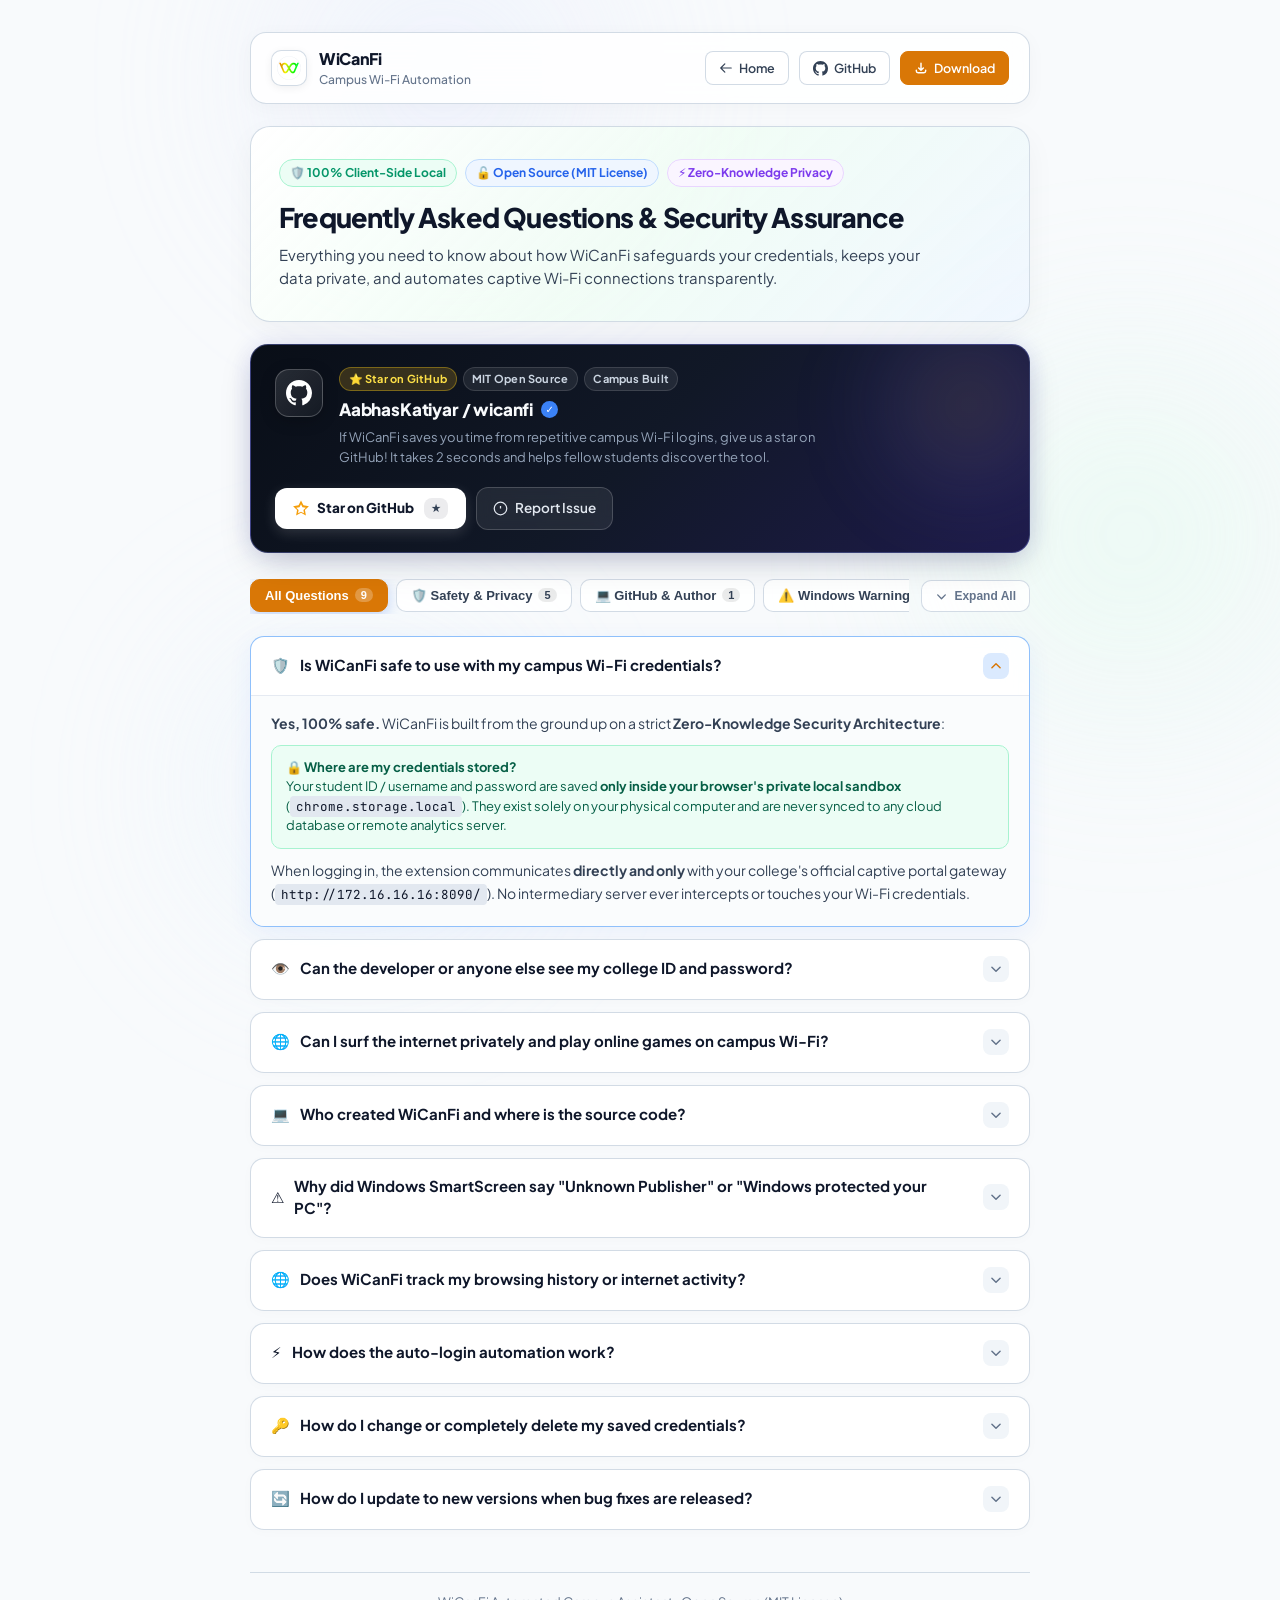
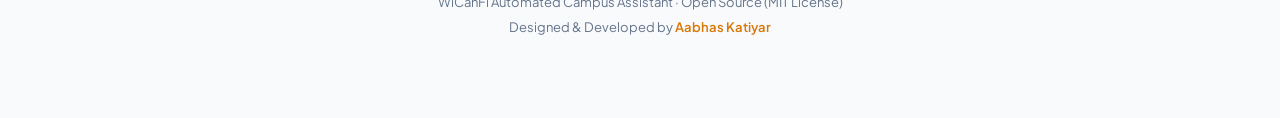
<file: site/faq.html>
<!DOCTYPE html>
<html lang="en">
<head>
  <meta charset="UTF-8">
  <meta name="viewport" content="width=device-width, initial-scale=1.0">
  
  <!-- Primary Meta Tags -->
  <title>WiCanFi — FAQ & Security Assurance | Zero-Knowledge Privacy</title>
  <meta name="title" content="WiCanFi — FAQ & Security Assurance | Zero-Knowledge Privacy">
  <meta name="description" content="Frequently Asked Questions and Security Architecture for WiCanFi. Learn how student Wi-Fi credentials are kept strictly in your local device with zero passwords in cloud.">
  <meta name="keywords" content="wicanfi faq, campus wifi security, captive portal auto login safe, student wifi privacy, aabhas katiyar">
  <meta name="author" content="Aabhas Katiyar">
  <meta name="robots" content="index, follow, max-image-preview:large, max-snippet:-1, max-video-preview:-1">
  <meta name="googlebot" content="index, follow">
  <link rel="canonical" href="https://wicanfi.pages.dev/faq.html">

  <!-- Theme Color & Mobile App Experience -->
  <meta name="theme-color" content="#d97706">
  <meta name="msapplication-TileColor" content="#d97706">
  <meta name="application-name" content="WiCanFi FAQ">
  <meta name="apple-mobile-web-app-title" content="WiCanFi FAQ">
  <link rel="manifest" href="site.webmanifest">

  <!-- Open Graph / Facebook -->
  <meta property="og:type" content="article">
  <meta property="og:site_name" content="WiCanFi">
  <meta property="og:locale" content="en_US">
  <meta property="og:url" content="https://wicanfi.pages.dev/faq.html">
  <meta property="og:title" content="WiCanFi — FAQ & Security Assurance">
  <meta property="og:description" content="Detailed security breakdown of WiCanFi. Zero passwords in cloud, 100% local device storage, MIT open-source transparency.">
  <meta property="og:image" content="https://wicanfi.pages.dev/assets/wicanfi_logo.png">
  <meta property="og:image:width" content="512">
  <meta property="og:image:height" content="512">
  <meta property="og:image:alt" content="WiCanFi Security and Privacy FAQ">

  <!-- Twitter Card -->
  <meta name="twitter:card" content="summary">
  <meta name="twitter:url" content="https://wicanfi.pages.dev/faq.html">
  <meta name="twitter:title" content="WiCanFi — FAQ & Security Assurance">
  <meta name="twitter:description" content="Student Wi-Fi credentials stay 100% local. Zero cloud databases. Full open-source auditability.">
  <meta name="twitter:image" content="https://wicanfi.pages.dev/assets/wicanfi_logo.png">
  <meta name="twitter:creator" content="@AabhasKatiyar">

  <!-- Favicons -->
  <link rel="icon" type="image/png" sizes="48x48" href="icons/icon48.png">
  <link rel="apple-touch-icon" href="icons/icon128.png">

  <!-- Typography -->
  <link rel="preconnect" href="https://fonts.googleapis.com">
  <link rel="preconnect" href="https://fonts.gstatic.com" crossorigin>
  <link href="https://fonts.googleapis.com/css2?family=Plus+Jakarta+Sans:wght@400;500;600;700;800&family=JetBrains+Mono:wght@500;600;700&display=swap" rel="stylesheet">

  <!-- FAQPage Structured Data (JSON-LD for Google Rich Snippets) -->
  <script type="application/ld+json">
  {
    "@context": "https://schema.org",
    "@type": "FAQPage",
    "mainEntity": [
      {
        "@type": "Question",
        "name": "Is WiCanFi safe to use with my campus Wi-Fi credentials?",
        "acceptedAnswer": {
          "@type": "Answer",
          "text": "Yes, 100% safe. WiCanFi is built from the ground up on a strict Zero-Knowledge Security Architecture. Your student ID and password are saved only inside your browser's private local sandbox (chrome.storage.local). They exist solely on your physical computer and are never synced to any cloud database or remote analytics server."
        }
      },
      {
        "@type": "Question",
        "name": "Can the developer or anyone else see my college ID and password?",
        "acceptedAnswer": {
          "@type": "Answer",
          "text": "No, absolutely not. Neither the developer, the college administration, nor any third party can see your saved password. WiCanFi contains zero backend database tracking for passwords. Credentials are exchanged directly between your browser and the local campus gateway."
        }
      },
      {
        "@type": "Question",
        "name": "Who created WiCanFi and where is the source code?",
        "acceptedAnswer": {
          "@type": "Answer",
          "text": "WiCanFi was created by Aabhas Katiyar as a public, open-source campus utility. The official repository is available on GitHub at https://github.com/AabhasKatiyar/wicanfi under the MIT License."
        }
      },
      {
        "@type": "Question",
        "name": "Why did Windows SmartScreen say Unknown Publisher or Windows protected your PC?",
        "acceptedAnswer": {
          "@type": "Answer",
          "text": "When running Update-Windows.bat, Windows Defender SmartScreen shows this prompt because batch files (.bat) cannot be digitally signed with binary Authenticode signatures, and enterprise EV certificates cost $500/year. You can safely click 'More info' and 'Run anyway'."
        }
      },
      {
        "@type": "Question",
        "name": "Does WiCanFi track my browsing history or internet activity?",
        "acceptedAnswer": {
          "@type": "Answer",
          "text": "Never. WiCanFi only checks whether your device is logged into campus Wi-Fi. Permissions are strictly scoped to college portal gateway domains (172.16.16.16:8090) and cannot monitor visited websites or search queries."
        }
      },
      {
        "@type": "Question",
        "name": "How does the auto-login automation work?",
        "acceptedAnswer": {
          "@type": "Answer",
          "text": "When your laptop connects to campus Wi-Fi, the extension detects the captive portal gateway within 800 milliseconds, submits an authenticated request using your locally saved credentials, and automatically closes the portal tab once logged in."
        }
      },
      {
        "@type": "Question",
        "name": "How do I change or completely delete my saved credentials?",
        "acceptedAnswer": {
          "@type": "Answer",
          "text": "Click the Settings gear icon in the extension popup to change your credentials, toggle auto-login, or click 'Clear Saved Credentials' to instantly wipe all data from your local browser."
        }
      },
      {
        "@type": "Question",
        "name": "How do I update to new versions when bug fixes are released?",
        "acceptedAnswer": {
          "@type": "Answer",
          "text": "Click Check for Updates in the extension, download the latest package or run Update-Windows.bat, and reload the extension in chrome://extensions."
        }
      }
    ]
  }
  </script>
  <style>
    /* ─── WiCanFi Design Tokens ─────────────────────────────────────────── */
    :root {
      --bg-page: #f8fafc;
      --glass-card: rgba(255, 255, 255, 0.92);
      --glass-card-hover: rgba(255, 255, 255, 0.98);
      --border-subtle: rgba(203, 213, 225, 0.85);
      --border-highlight: rgba(148, 163, 184, 0.85);

      --text-main: #0f172a;
      --text-secondary: #334155;
      --text-muted: #64748b;
      --text-accent: #d97706;

      --accent-blue: #d97706;
      --accent-blue-hover: #b45309;
      --accent-emerald: #059669;
      --accent-emerald-light: #ecfdf5;
      --accent-emerald-border: #a7f3d0;
      
      --accent-amber: #d97706;
      --accent-amber-light: #fffbeb;
      --accent-amber-border: #fde68a;

      --font-sans: 'Plus Jakarta Sans', system-ui, -apple-system, sans-serif;
      --font-mono: 'JetBrains Mono', monospace;

      --ease-spring: cubic-bezier(0.16, 1, 0.3, 1);
      --ease-smooth: cubic-bezier(0.4, 0, 0.2, 1);
    }

    * {
      box-sizing: border-box;
      margin: 0;
      padding: 0;
    }

    body {
      font-family: var(--font-sans);
      background-color: var(--bg-page);
      color: var(--text-main);
      min-height: 100vh;
      position: relative;
      overflow-x: hidden;
      -webkit-font-smoothing: antialiased;
      line-height: 1.5;
    }

    /* Ambient Lighting Mesh */
    .ambient-glow {
      position: fixed;
      border-radius: 50%;
      filter: blur(90px);
      pointer-events: none;
      z-index: 0;
      opacity: 0.6;
    }

    .glow-top {
      width: 500px;
      height: 400px;
      top: -120px;
      left: 15%;
      background: radial-gradient(circle, rgba(224, 231, 255, 0.9) 0%, transparent 70%);
    }

    .glow-center {
      width: 540px;
      height: 440px;
      top: 35%;
      right: -120px;
      background: radial-gradient(circle, rgba(209, 250, 229, 0.75) 0%, transparent 70%);
    }

    .glow-bottom {
      width: 450px;
      height: 350px;
      bottom: -60px;
      left: 10%;
      background: radial-gradient(circle, rgba(224, 242, 254, 0.8) 0%, transparent 70%);
    }

    /* Main Container Shell */
    .faq-shell {
      position: relative;
      z-index: 1;
      max-width: 820px;
      margin: 0 auto;
      padding: 32px 20px 80px;
      display: flex;
      flex-direction: column;
      gap: 22px;
    }

    /* Glass Header */
    .glass-header {
      display: flex;
      align-items: center;
      justify-content: space-between;
      padding: 14px 20px;
      background: rgba(255, 255, 255, 0.85);
      backdrop-filter: blur(16px);
      -webkit-backdrop-filter: blur(16px);
      border: 1px solid var(--border-subtle);
      border-radius: 16px;
      box-shadow: 0 4px 20px rgba(0, 0, 0, 0.03);
    }

    .brand {
      display: flex;
      align-items: center;
      gap: 12px;
      text-decoration: none;
      color: inherit;
    }

    .logo-wrapper {
      position: relative;
      width: 36px;
      height: 36px;
      border-radius: 10px;
      background: #ffffff;
      padding: 5px;
      box-shadow: 0 2px 8px rgba(0, 0, 0, 0.06);
      border: 1px solid var(--border-subtle);
      display: flex;
      align-items: center;
      justify-content: center;
    }

    .logo-wrapper img {
      width: 100%;
      height: 100%;
      object-fit: contain;
    }

    .brand-title {
      font-size: 16px;
      font-weight: 800;
      color: var(--text-main);
      letter-spacing: -0.02em;
    }

    .brand-sub {
      font-size: 12px;
      color: var(--text-muted);
      font-weight: 500;
    }

    .header-links {
      display: flex;
      align-items: center;
      gap: 10px;
    }

    .header-btn {
      display: inline-flex;
      align-items: center;
      gap: 6px;
      padding: 7px 13px;
      border-radius: 8px;
      font-size: 12.5px;
      font-weight: 600;
      text-decoration: none;
      transition: all 0.2s var(--ease-smooth);
      background: #ffffff;
      color: var(--text-secondary);
      border: 1px solid var(--border-subtle);
    }

    .header-btn:hover {
      background: #f1f5f9;
      color: var(--text-main);
      border-color: var(--border-highlight);
    }

    .header-btn-primary {
      background: var(--accent-blue);
      color: #ffffff;
      border-color: var(--accent-blue);
    }

    .header-btn-primary:hover {
      background: var(--accent-blue-hover);
      color: #ffffff;
      border-color: var(--accent-blue-hover);
    }

    /* Hero Banner */
    .hero-banner {
      background: linear-gradient(135deg, rgba(255, 255, 255, 0.95) 0%, rgba(240, 253, 244, 0.85) 50%, rgba(239, 246, 255, 0.9) 100%);
      border: 1.5px solid var(--border-subtle);
      border-radius: 20px;
      padding: 32px 28px;
      box-shadow: 0 10px 30px rgba(0, 0, 0, 0.04);
      position: relative;
      overflow: hidden;
    }

    .hero-badge-row {
      display: flex;
      flex-wrap: wrap;
      gap: 8px;
      margin-bottom: 14px;
    }

    .pill-badge {
      display: inline-flex;
      align-items: center;
      gap: 5px;
      font-size: 12px;
      font-weight: 700;
      padding: 4px 10px;
      border-radius: 9999px;
    }

    .pill-emerald {
      background: var(--accent-emerald-light);
      color: var(--accent-emerald);
      border: 1px solid var(--accent-emerald-border);
    }

    .pill-blue {
      background: #eff6ff;
      color: #2563eb;
      border: 1px solid #bfdbfe;
    }

    .pill-purple {
      background: #faf5ff;
      color: #7c3aed;
      border: 1px solid #e9d5ff;
    }

    .hero-title {
      font-size: 27px;
      font-weight: 800;
      letter-spacing: -0.03em;
      color: var(--text-main);
      margin-bottom: 8px;
      line-height: 1.25;
    }

    .hero-desc {
      font-size: 15px;
      color: var(--text-secondary);
      line-height: 1.55;
      max-width: 660px;
    }

    /* Elevated GitHub Star Showcase Card (Top Position) */
    .github-star-card {
      position: relative;
      background: linear-gradient(135deg, #090e17 0%, #111827 50%, #1e1b4b 100%);
      color: #ffffff;
      border-radius: 18px;
      padding: 22px 24px;
      border: 1px solid rgba(129, 140, 248, 0.35);
      box-shadow: 0 12px 35px -8px rgba(15, 23, 42, 0.25), 0 0 24px rgba(99, 102, 241, 0.12);
      overflow: hidden;
      transition: all 0.3s var(--ease-smooth);
    }

    .github-star-card:hover {
      border-color: rgba(165, 180, 252, 0.55);
      box-shadow: 0 16px 40px -6px rgba(15, 23, 42, 0.3), 0 0 32px rgba(99, 102, 241, 0.22);
    }

    .gh-card-ambient {
      position: absolute;
      top: -50px;
      right: -50px;
      width: 220px;
      height: 220px;
      background: radial-gradient(circle, rgba(234, 179, 8, 0.16) 0%, rgba(99, 102, 241, 0.14) 50%, transparent 70%);
      border-radius: 50%;
      filter: blur(40px);
      pointer-events: none;
    }

    .gh-card-content {
      position: relative;
      z-index: 1;
      display: flex;
      flex-wrap: wrap;
      align-items: center;
      justify-content: space-between;
      gap: 20px;
    }

    .gh-info-side {
      display: flex;
      align-items: flex-start;
      gap: 16px;
      flex: 1 1 380px;
    }

    .gh-avatar-container {
      position: relative;
      flex-shrink: 0;
      margin-top: 2px;
    }

    .gh-avatar {
      width: 48px;
      height: 48px;
      border-radius: 14px;
      background: linear-gradient(135deg, rgba(255, 255, 255, 0.12), rgba(255, 255, 255, 0.04));
      border: 1px solid rgba(255, 255, 255, 0.22);
      display: flex;
      align-items: center;
      justify-content: center;
      box-shadow: 0 4px 16px rgba(0, 0, 0, 0.2);
      transition: transform 0.3s var(--ease-spring);
    }

    .github-star-card:hover .gh-avatar {
      transform: scale(1.06) rotate(-3deg);
    }

    .gh-details {
      display: flex;
      flex-direction: column;
      gap: 6px;
    }

    .gh-badge-strip {
      display: flex;
      flex-wrap: wrap;
      align-items: center;
      gap: 6px;
    }

    .gh-pill {
      font-size: 11px;
      font-weight: 700;
      padding: 2.5px 8.5px;
      border-radius: 9999px;
      letter-spacing: 0.02em;
    }

    .gh-pill-gold {
      background: rgba(251, 191, 36, 0.18);
      color: #fde047;
      border: 1px solid rgba(250, 204, 21, 0.35);
    }

    .gh-pill-subtle {
      background: rgba(255, 255, 255, 0.08);
      color: #cbd5e1;
      border: 1px solid rgba(255, 255, 255, 0.12);
    }

    .gh-title-row {
      display: flex;
      align-items: center;
      gap: 8px;
    }

    .gh-repo-name {
      font-size: 17px;
      font-weight: 800;
      color: #f8fafc;
      letter-spacing: -0.01em;
    }

    .gh-verified-badge {
      display: inline-flex;
      align-items: center;
      justify-content: center;
      width: 17px;
      height: 17px;
      border-radius: 50%;
      background: #3b82f6;
      color: #ffffff;
      font-size: 10px;
      font-weight: 900;
    }

    .gh-tagline {
      font-size: 13px;
      color: #94a3b8;
      line-height: 1.5;
      margin: 0;
      max-width: 500px;
    }

    .gh-actions-side {
      display: flex;
      align-items: center;
      gap: 10px;
      flex-wrap: wrap;
    }

    .gh-btn-star {
      display: inline-flex;
      align-items: center;
      gap: 8px;
      padding: 10px 18px;
      border-radius: 12px;
      font-size: 13.5px;
      font-weight: 800;
      text-decoration: none;
      background: #ffffff;
      color: #0f172a;
      box-shadow: 0 4px 14px rgba(255, 255, 255, 0.15);
      transition: all 0.25s var(--ease-smooth);
      position: relative;
    }

    .gh-btn-star .star-icon {
      color: #f59e0b;
      transition: transform 0.3s var(--ease-spring);
    }

    .gh-btn-star:hover {
      background: #fef08a;
      color: #713f12;
      transform: translateY(-2px);
      box-shadow: 0 8px 24px rgba(250, 204, 21, 0.35);
    }

    .gh-btn-star:hover .star-icon {
      transform: scale(1.25) rotate(15deg);
    }

    .star-count-badge {
      display: inline-flex;
      align-items: center;
      padding: 2px 7px;
      font-size: 11px;
      font-weight: 700;
      background: rgba(15, 23, 42, 0.08);
      color: #334155;
      border-radius: 8px;
      margin-left: 2px;
    }

    .gh-btn-secondary {
      display: inline-flex;
      align-items: center;
      gap: 7px;
      padding: 10px 16px;
      border-radius: 12px;
      font-size: 13.5px;
      font-weight: 600;
      text-decoration: none;
      background: rgba(255, 255, 255, 0.08);
      color: #e2e8f0;
      border: 1px solid rgba(255, 255, 255, 0.18);
      backdrop-filter: blur(8px);
      transition: all 0.25s var(--ease-smooth);
    }

    .gh-btn-secondary:hover {
      background: rgba(255, 255, 255, 0.16);
      color: #ffffff;
      border-color: rgba(255, 255, 255, 0.35);
      transform: translateY(-2px);
    }

    /* Filter Controls Row */
    .controls-row {
      display: flex;
      align-items: center;
      justify-content: space-between;
      gap: 12px;
      flex-wrap: wrap;
      margin-top: 4px;
    }

    .filter-bar {
      display: flex;
      align-items: center;
      gap: 8px;
      overflow-x: auto;
      padding-bottom: 2px;
      flex: 1;
      scrollbar-width: none;
      -ms-overflow-style: none;
      -webkit-overflow-scrolling: touch;
    }

    .filter-bar::-webkit-scrollbar {
      display: none;
      width: 0;
      height: 0;
    }

    .filter-chip {
      display: inline-flex;
      align-items: center;
      gap: 6px;
      padding: 8px 14px;
      border-radius: 10px;
      font-size: 13px;
      font-weight: 600;
      border: 1px solid var(--border-subtle);
      background: rgba(255, 255, 255, 0.85);
      color: var(--text-secondary);
      cursor: pointer;
      transition: all 0.2s var(--ease-smooth);
      white-space: nowrap;
      user-select: none;
    }

    .filter-chip:hover {
      background: #ffffff;
      color: var(--text-main);
      border-color: var(--border-highlight);
    }

    .filter-chip.active {
      background: var(--accent-blue);
      color: #ffffff;
      border-color: var(--accent-blue);
      box-shadow: 0 4px 14px rgba(37, 99, 235, 0.25);
    }

    .chip-count {
      font-size: 11px;
      font-weight: 700;
      padding: 1px 6px;
      border-radius: 9999px;
      background: rgba(0, 0, 0, 0.08);
      color: inherit;
    }

    .filter-chip.active .chip-count {
      background: rgba(255, 255, 255, 0.25);
      color: #ffffff;
    }

    .toggle-all-btn {
      display: inline-flex;
      align-items: center;
      gap: 6px;
      padding: 8px 13px;
      border-radius: 10px;
      font-size: 12px;
      font-weight: 600;
      border: 1px solid var(--border-subtle);
      background: rgba(255, 255, 255, 0.85);
      color: var(--text-muted);
      cursor: pointer;
      transition: all 0.2s var(--ease-smooth);
      white-space: nowrap;
      user-select: none;
    }

    .toggle-all-btn:hover {
      background: #ffffff;
      color: var(--text-main);
      border-color: var(--border-highlight);
    }

    /* FAQ Card / Accordion */
    .faq-list {
      display: flex;
      flex-direction: column;
      gap: 12px;
    }

    .faq-card {
      background: var(--glass-card);
      backdrop-filter: blur(12px);
      -webkit-backdrop-filter: blur(12px);
      border: 1px solid var(--border-subtle);
      border-radius: 14px;
      overflow: hidden;
      box-shadow: 0 2px 12px rgba(0, 0, 0, 0.02);
      transition: all 0.25s var(--ease-smooth);
    }

    .faq-card:hover {
      background: var(--glass-card-hover);
      border-color: var(--border-highlight);
      box-shadow: 0 6px 20px rgba(0, 0, 0, 0.04);
    }

    .faq-card.open {
      border-color: rgba(96, 165, 250, 0.7);
      box-shadow: 0 6px 24px rgba(37, 99, 235, 0.07);
    }

    .faq-question {
      padding: 16px 20px;
      display: flex;
      align-items: center;
      justify-content: space-between;
      gap: 16px;
      cursor: pointer;
      user-select: none;
      transition: background-color 0.2s;
    }

    .faq-question:hover {
      background: rgba(241, 245, 249, 0.5);
    }

    .faq-question:focus-visible {
      outline: 2px solid var(--accent-blue);
      outline-offset: -2px;
    }

    .faq-q-text {
      font-size: 15px;
      font-weight: 700;
      color: var(--text-main);
      display: flex;
      align-items: center;
      gap: 10px;
    }

    .faq-toggle-icon {
      width: 26px;
      height: 26px;
      border-radius: 8px;
      background: #f1f5f9;
      display: flex;
      align-items: center;
      justify-content: center;
      color: var(--text-muted);
      transition: transform 0.28s cubic-bezier(0.16, 1, 0.3, 1), background-color 0.2s, color 0.2s;
      flex-shrink: 0;
      pointer-events: none;
    }

    .faq-card.open .faq-toggle-icon {
      transform: rotate(180deg);
      background: #dbeafe;
      color: var(--accent-blue);
    }

    .faq-answer {
      max-height: 0;
      overflow: hidden;
      opacity: 0;
      transition: max-height 0.35s cubic-bezier(0.4, 0, 0.2, 1), opacity 0.25s ease;
      background: rgba(248, 250, 252, 0.65);
      border-top: 1px solid transparent;
    }

    .faq-card.open .faq-answer {
      max-height: 1200px;
      opacity: 1;
      border-top-color: rgba(226, 232, 240, 0.85);
    }

    .faq-answer-inner {
      padding: 16px 20px 20px;
      font-size: 14px;
      color: var(--text-secondary);
      line-height: 1.65;
      display: flex;
      flex-direction: column;
      gap: 10px;
    }

    .faq-answer-inner p {
      margin-bottom: 0;
    }

    .faq-answer-inner code {
      font-family: var(--font-mono);
      font-size: 12.5px;
      background: #e2e8f0;
      padding: 2px 6px;
      border-radius: 4px;
      color: #0f172a;
    }

    .highlight-box {
      border-radius: 10px;
      padding: 12px 14px;
      font-size: 13px;
      line-height: 1.5;
    }

    .highlight-emerald {
      background: #ecfdf5;
      border: 1px solid #a7f3d0;
      color: #065f46;
    }

    .highlight-blue {
      background: #eff6ff;
      border: 1px solid #bfdbfe;
      color: #1e40af;
    }

    .highlight-amber {
      background: #fffbeb;
      border: 1px solid #fde68a;
      color: #92400e;
    }

    /* Footer */
    .faq-footer {
      text-align: center;
      font-size: 13px;
      color: var(--text-muted);
      margin-top: 20px;
      padding-top: 20px;
      border-top: 1px solid var(--border-subtle);
      display: flex;
      flex-direction: column;
      gap: 6px;
      align-items: center;
    }

    .faq-footer a {
      color: var(--accent-blue);
      text-decoration: none;
      font-weight: 600;
    }

    .faq-footer a:hover {
      text-decoration: underline;
    }

    /* ─── Mobile Responsiveness ────────────────────────────────────────── */
    @media (max-width: 640px) {
      .faq-shell {
        padding: 16px 12px 60px;
        gap: 16px;
      }

      .glass-header {
        flex-direction: column;
        align-items: stretch;
        gap: 12px;
        padding: 12px 14px;
      }

      .brand {
        justify-content: flex-start;
      }

      .header-links {
        display: grid;
        grid-template-columns: repeat(3, 1fr);
        gap: 6px;
        width: 100%;
      }

      .header-btn {
        justify-content: center;
        padding: 8px 4px;
        font-size: 12px;
        width: 100%;
        text-align: center;
      }

      .hero-banner {
        padding: 22px 16px;
        border-radius: 16px;
      }

      .hero-title {
        font-size: 22px !important;
        line-height: 1.25 !important;
      }

      .hero-desc {
        font-size: 13.5px !important;
      }

      .gh-info-side {
        flex: 1 1 100%;
      }

      .gh-actions-side {
        width: 100%;
        display: flex;
        flex-direction: column;
      }

      .gh-btn-star,
      .gh-btn-secondary {
        width: 100%;
        justify-content: center;
      }

      .controls-row {
        flex-direction: column;
        align-items: stretch;
        gap: 10px;
      }

      .filter-bar {
        width: 100%;
        padding-bottom: 6px;
      }

      .toggle-all-btn {
        width: 100%;
        justify-content: center;
      }
    }
  </style>
</head>
<body>
  <!-- Ambient Atmosphere -->
  <div class="ambient-glow glow-top"></div>
  <div class="ambient-glow glow-center"></div>
  <div class="ambient-glow glow-bottom"></div>

  <div class="faq-shell">
    
    <!-- Top Header -->
    <header class="glass-header">
      <a href="/" class="brand" title="WiCanFi Home">
        <div class="logo-wrapper">
          <img src="icons/icon48.png" alt="WiCanFi Logo" id="hdrLogo" onerror="this.src='icons/icon48.png'">
        </div>
        <div>
          <div class="brand-title">WiCanFi</div>
          <div class="brand-sub">Campus Wi-Fi Automation</div>
        </div>
      </a>

      <div class="header-links">
        <a href="/" class="header-btn" title="Back to WiCanFi Homepage">
          <svg width="14" height="14" fill="none" stroke="currentColor" stroke-width="2" viewBox="0 0 24 24"><path stroke-linecap="round" stroke-linejoin="round" d="M10 19l-7-7m0 0l7-7m-7 7h18"/></svg>
          <span>Home</span>
        </a>
        <a href="https://github.com/AabhasKatiyar/wicanfi" target="_blank" rel="noopener noreferrer" class="header-btn" title="View Source on GitHub">
          <svg width="15" height="15" fill="currentColor" viewBox="0 0 24 24"><path d="M12 0C5.37 0 0 5.37 0 12c0 5.31 3.435 9.795 8.205 11.385.6.105.825-.255.825-.57 0-.285-.015-1.23-.015-2.235-3.015.555-3.795-.735-4.035-1.41-.135-.345-.72-1.41-1.23-1.695-.42-.225-1.02-.78-.015-.795.945-.015 1.62.87 1.845 1.23 1.08 1.815 2.805 1.305 3.495.99.105-.78.42-1.305.765-1.605-2.67-.3-5.46-1.335-5.46-5.925 0-1.305.465-2.385 1.23-3.225-.12-.3-.54-1.53.12-3.18 0 0 1.005-.315 3.3 1.23.96-.27 1.98-.405 3-.405s2.04.135 3 .405c2.295-1.56 3.3-1.23 3.3-1.23.66 1.65.24 2.88.12 3.18.765.84 1.23 1.905 1.23 3.225 0 4.605-2.805 5.625-5.475 5.925.435.375.81 1.095.81 2.22 0 1.605-.015 2.895-.015 3.3 0 .315.225.69.825.57A12.02 12.02 0 0024 12c0-6.63-5.37-12-12-12z"/></svg>
          <span>GitHub</span>
        </a>
        <a href="/WiCanFi-Extension.zip" download="WiCanFi-Extension.zip" class="header-btn header-btn-primary" title="Download WiCanFi Extension (.zip)">
          <svg width="14" height="14" fill="none" stroke="currentColor" stroke-width="2.5" viewBox="0 0 24 24"><path stroke-linecap="round" stroke-linejoin="round" d="M4 16v1a3 3 0 003 3h10a3 3 0 003-3v-1m-4-4l-4 4m0 0l-4-4m4 4V4"/></svg>
          <span>Download</span>
        </a>
      </div>
    </header>

    <!-- Hero Card -->
    <section class="hero-banner">
      <div class="hero-badge-row">
        <span class="pill-badge pill-emerald">🛡️ 100% Client-Side Local</span>
        <span class="pill-badge pill-blue">🔓 Open Source (MIT License)</span>
        <span class="pill-badge pill-purple">⚡ Zero-Knowledge Privacy</span>
      </div>
      <h1 class="hero-title">Frequently Asked Questions &amp; Security Assurance</h1>
      <p class="hero-desc">
        Everything you need to know about how WiCanFi safeguards your credentials, keeps your data private, and automates captive Wi-Fi connections transparently.
      </p>
    </section>

    <!-- Elevated GitHub Star Showcase Card (Top Position) -->
    <section class="github-star-card" id="githubStarCard">
      <div class="gh-card-ambient"></div>
      <div class="gh-card-content">
        <div class="gh-info-side">
          <div class="gh-avatar-container">
            <div class="gh-avatar">
              <svg width="26" height="26" fill="#ffffff" viewBox="0 0 24 24"><path d="M12 0C5.37 0 0 5.37 0 12c0 5.31 3.435 9.795 8.205 11.385.6.105.825-.255.825-.57 0-.285-.015-1.23-.015-2.235-3.015.555-3.795-.735-4.035-1.41-.135-.345-.72-1.41-1.23-1.695-.42-.225-1.02-.78-.015-.795.945-.015 1.62.87 1.845 1.23 1.08 1.815 2.805 1.305 3.495.99.105-.78.42-1.305.765-1.605-2.67-.3-5.46-1.335-5.46-5.925 0-1.305.465-2.385 1.23-3.225-.12-.3-.54-1.53.12-3.18 0 0 1.005-.315 3.3 1.23.96-.27 1.98-.405 3-.405s2.04.135 3 .405c2.295-1.56 3.3-1.23 3.3-1.23.66 1.65.24 2.88.12 3.18.765.84 1.23 1.905 1.23 3.225 0 4.605-2.805 5.625-5.475 5.925.435.375.81 1.095.81 2.22 0 1.605-.015 2.895-.015 3.3 0 .315.225.69.825.57A12.02 12.02 0 0024 12c0-6.63-5.37-12-12-12z"/></svg>
            </div>
          </div>
          <div class="gh-details">
            <div class="gh-badge-strip">
              <span class="gh-pill gh-pill-gold">⭐ Star on GitHub</span>
              <span class="gh-pill gh-pill-subtle">MIT Open Source</span>
              <span class="gh-pill gh-pill-subtle">Campus Built</span>
            </div>
            <div class="gh-title-row">
              <span class="gh-repo-name">AabhasKatiyar / wicanfi</span>
              <span class="gh-verified-badge" title="Official Repository">✓</span>
            </div>
            <p class="gh-tagline">
              If WiCanFi saves you time from repetitive campus Wi-Fi logins, give us a star on GitHub! It takes 2 seconds and helps fellow students discover the tool.
            </p>
          </div>
        </div>

        <div class="gh-actions-side">
          <a href="https://github.com/AabhasKatiyar/wicanfi" target="_blank" rel="noopener noreferrer" class="gh-btn-star" id="btnStarGithub" title="Star AabhasKatiyar/wicanfi on GitHub">
            <svg class="star-icon" width="16" height="16" fill="currentColor" viewBox="0 0 24 24"><path d="M12 .587l3.668 7.431 8.2 1.192-5.934 5.784 1.399 8.165-7.333-3.856-7.333 3.856 1.399-8.165-5.934-5.784 8.2-1.192zm0 5.702l-2.223 4.505-4.972.723 3.598 3.507-.848 4.951 4.445-2.338 4.445 2.338-.848-4.951 3.598-3.507-4.972-.723z"/></svg>
            <span class="star-btn-label">Star on GitHub</span>
            <span class="star-count-badge" id="ghStarCount">★</span>
          </a>

          <a href="https://github.com/AabhasKatiyar/wicanfi/issues" target="_blank" rel="noopener noreferrer" class="gh-btn-secondary" id="btnReportIssue" title="Report a Bug or Suggest a Feature">
            <svg width="15" height="15" fill="none" stroke="currentColor" stroke-width="2" viewBox="0 0 24 24"><circle cx="12" cy="12" r="10"></circle><line x1="12" y1="8" x2="12" y2="12"></line><line x1="12" y1="16" x2="12.01" y2="16"></line></svg>
            <span>Report Issue</span>
          </a>
        </div>
      </div>
    </section>

    <!-- Quick Filter Chips & Global Controls -->
    <div class="controls-row">
      <div class="filter-bar" role="tablist" aria-label="Question Categories">
        <button type="button" class="filter-chip active" data-filter="all" role="tab" aria-selected="true">
          <span>All Questions</span>
          <span class="chip-count">9</span>
        </button>
        <button type="button" class="filter-chip" data-filter="safety" role="tab" aria-selected="false">
          <span>🛡️ Safety &amp; Privacy</span>
          <span class="chip-count">5</span>
        </button>
        <button type="button" class="filter-chip" data-filter="github" role="tab" aria-selected="false">
          <span>💻 GitHub &amp; Author</span>
          <span class="chip-count">1</span>
        </button>
        <button type="button" class="filter-chip" data-filter="windows" role="tab" aria-selected="false">
          <span>⚠️ Windows Warnings</span>
          <span class="chip-count">2</span>
        </button>
        <button type="button" class="filter-chip" data-filter="automation" role="tab" aria-selected="false">
          <span>⚡ How It Works</span>
          <span class="chip-count">1</span>
        </button>
      </div>

      <button type="button" class="toggle-all-btn" id="toggleAllBtn" title="Toggle Expand or Collapse all questions">
        <svg width="13" height="13" fill="none" stroke="currentColor" stroke-width="2.5" viewBox="0 0 24 24"><path stroke-linecap="round" stroke-linejoin="round" d="M19 9l-7 7-7-7"/></svg>
        <span>Expand All</span>
      </button>
    </div>

    <!-- FAQ Accordion Stack -->
    <main class="faq-list" id="faqAccordion">

      <!-- Q1: Safety & Privacy -->
      <article class="faq-card open" data-category="safety">
        <div class="faq-question">
          <div class="faq-q-text">
            <span>🛡️</span>
            <span>Is WiCanFi safe to use with my campus Wi-Fi credentials?</span>
          </div>
          <div class="faq-toggle-icon">
            <svg width="14" height="14" fill="none" stroke="currentColor" stroke-width="2.5" viewBox="0 0 24 24"><path stroke-linecap="round" stroke-linejoin="round" d="M19 9l-7 7-7-7"/></svg>
          </div>
        </div>
        <div class="faq-answer">
          <div class="faq-answer-inner">
            <p><strong>Yes, 100% safe.</strong> WiCanFi is built from the ground up on a strict <strong>Zero-Knowledge Security Architecture</strong>:</p>
            <div class="highlight-box highlight-emerald">
              <strong>🔒 Where are my credentials stored?</strong><br>
              Your student ID / username and password are saved <strong>only inside your browser's private local sandbox</strong> (<code>chrome.storage.local</code>). They exist solely on your physical computer and are never synced to any cloud database or remote analytics server.
            </div>
            <p>
              When logging in, the extension communicates <strong>directly and only</strong> with your college's official captive portal gateway (<code>http://172.16.16.16:8090/</code>). No intermediary server ever intercepts or touches your Wi-Fi credentials.
            </p>
          </div>
        </div>
      </article>

      <!-- Q2: Can Anyone Else See My Password -->
      <article class="faq-card" data-category="safety">
        <div class="faq-question">
          <div class="faq-q-text">
            <span>👁️</span>
            <span>Can the developer or anyone else see my college ID and password?</span>
          </div>
          <div class="faq-toggle-icon">
            <svg width="14" height="14" fill="none" stroke="currentColor" stroke-width="2.5" viewBox="0 0 24 24"><path stroke-linecap="round" stroke-linejoin="round" d="M19 9l-7 7-7-7"/></svg>
          </div>
        </div>
        <div class="faq-answer">
          <div class="faq-answer-inner">
            <p><strong>No, absolutely not.</strong> Neither the developer, the college administration, nor any third party can see your saved password.</p>
            <p>
              WiCanFi contains <strong>zero backend database tracking for passwords</strong>. You can inspect the source code in Notepad or open Chrome DevTools (press <code>F12</code> ➔ Network tab) during a Wi-Fi login: you will observe that credentials are exchanged directly between your browser and the local campus gateway.
            </p>
          </div>
        </div>
      </article>

      <!-- Q2.5: Private Surfing & Gaming -->
      <article class="faq-card" data-category="safety">
        <div class="faq-question">
          <div class="faq-q-text">
            <span>🌐</span>
            <span>Can I surf the internet privately and play online games on campus Wi-Fi?</span>
          </div>
          <div class="faq-toggle-icon">
            <svg width="14" height="14" fill="none" stroke="currentColor" stroke-width="2.5" viewBox="0 0 24 24"><path stroke-linecap="round" stroke-linejoin="round" d="M19 9l-7 7-7-7"/></svg>
          </div>
        </div>
        <div class="faq-answer">
          <div class="faq-answer-inner">
            <p><strong>Yes, 100% privately.</strong> WiCanFi features built-in private stealth routing:</p>
            <div class="highlight-box highlight-emerald">
              <strong>🔒 Pure Freedom &amp; Zero Firewall Blocks:</strong><br>
              All your web browsing requests travel over edge-encrypted HTTPS tunnels. Campus firewalls cannot inspect, filter, or log your personal traffic. You can freely enjoy online multiplayer games, media streams, and normal internet browsing with zero block screens and zero connection resets.
            </div>
            <p>
              Best of all, you don't need heavy third-party VPN apps that throttle your bandwidth or drain battery. Everything is enabled with one simple toggle right inside WiCanFi.
            </p>
          </div>
        </div>
      </article>

      <!-- Q3: GitHub & Author -->
      <article class="faq-card" data-category="github">
        <div class="faq-question">
          <div class="faq-q-text">
            <span>💻</span>
            <span>Who created WiCanFi and where is the source code?</span>
          </div>
          <div class="faq-toggle-icon">
            <svg width="14" height="14" fill="none" stroke="currentColor" stroke-width="2.5" viewBox="0 0 24 24"><path stroke-linecap="round" stroke-linejoin="round" d="M19 9l-7 7-7-7"/></svg>
          </div>
        </div>
        <div class="faq-answer">
          <div class="faq-answer-inner">
            <p>
              WiCanFi was created by <strong>Aabhas Katiyar</strong> as a public, open-source campus utility to solve the daily frustration of Wi-Fi session timeouts during classes, tests, and labs.
            </p>
            <div class="highlight-box highlight-blue">
              <strong>🔗 Official GitHub Repository:</strong><br>
              <a href="https://github.com/AabhasKatiyar/wicanfi" target="_blank" style="color: #1e40af; font-weight: 700; text-decoration: underline;">https://github.com/AabhasKatiyar/wicanfi</a><br>
              <span style="font-size: 12.5px; color: #475569;">Author Profile: <a href="https://github.com/AabhasKatiyar" target="_blank" style="color: #2563eb;">@AabhasKatiyar</a></span>
            </div>
            <p>
              The project is released under the <strong>MIT License</strong>. That means it is free forever, completely transparent, non-commercial, and open for community audit and contributions.
            </p>
          </div>
        </div>
      </article>

      <!-- Q4: Windows SmartScreen -->
      <article class="faq-card" data-category="windows">
        <div class="faq-question">
          <div class="faq-q-text">
            <span>⚠️</span>
            <span>Why did Windows SmartScreen say "Unknown Publisher" or "Windows protected your PC"?</span>
          </div>
          <div class="faq-toggle-icon">
            <svg width="14" height="14" fill="none" stroke="currentColor" stroke-width="2.5" viewBox="0 0 24 24"><path stroke-linecap="round" stroke-linejoin="round" d="M19 9l-7 7-7-7"/></svg>
          </div>
        </div>
        <div class="faq-answer">
          <div class="faq-answer-inner">
            <p>
              When running <code>Update-Windows.bat</code>, Windows Defender SmartScreen shows this prompt for two harmless technical reasons:
            </p>
            <ul style="margin-left: 20px; display: flex; flex-direction: column; gap: 6px;">
              <li><strong>Batch files cannot be signed:</strong> <code>.bat</code> scripts are plain text files. Microsoft's Authenticode digital signing technology only works on binary <code>.exe</code> or PowerShell files, not batch scripts.</li>
              <li><strong>$500/year Corporate Certificate Fee:</strong> To prevent the "Unknown Publisher" prompt, Microsoft requires an Extended Validation (EV) certificate that costs $400–$600 per year and requires incorporation paperwork. Non-profit student projects do not buy corporate enterprise contracts.</li>
            </ul>
            <div class="highlight-box highlight-emerald">
              <strong>⚡ How to run safely in 1 second:</strong><br>
              On the blue "Windows protected your PC" screen, click <strong>"More info"</strong>, then click <strong>"Run anyway"</strong>.<br>
              The updater immediately strips the web mark from all files so subsequent runs never trigger SmartScreen again!
            </div>
          </div>
        </div>
      </article>

      <!-- Q5: Browsing History -->
      <article class="faq-card" data-category="safety">
        <div class="faq-question">
          <div class="faq-q-text">
            <span>🌐</span>
            <span>Does WiCanFi track my browsing history or internet activity?</span>
          </div>
          <div class="faq-toggle-icon">
            <svg width="14" height="14" fill="none" stroke="currentColor" stroke-width="2.5" viewBox="0 0 24 24"><path stroke-linecap="round" stroke-linejoin="round" d="M19 9l-7 7-7-7"/></svg>
          </div>
        </div>
        <div class="faq-answer">
          <div class="faq-answer-inner">
            <p><strong>Never.</strong> WiCanFi only checks whether your device is logged into campus Wi-Fi.</p>
            <p>
              Its Chrome Manifest V3 permissions are strictly scoped to college portal domains (<code>http://172.16.16.16:8090/*</code>) and Google's standard 204 connectivity endpoint. It does not possess permissions to monitor websites you visit, inspect search queries, or view personal traffic.
            </p>
          </div>
        </div>
      </article>

      <!-- Q6: Automation Details -->
      <article class="faq-card" data-category="automation">
        <div class="faq-question">
          <div class="faq-q-text">
            <span>⚡</span>
            <span>How does the auto-login automation work?</span>
          </div>
          <div class="faq-toggle-icon">
            <svg width="14" height="14" fill="none" stroke="currentColor" stroke-width="2.5" viewBox="0 0 24 24"><path stroke-linecap="round" stroke-linejoin="round" d="M19 9l-7 7-7-7"/></svg>
          </div>
        </div>
        <div class="faq-answer">
          <div class="faq-answer-inner">
            <p>Here is what happens behind the scenes in milliseconds:</p>
            <ol style="margin-left: 20px; display: flex; flex-direction: column; gap: 6px;">
              <li>When your laptop joins campus Wi-Fi (e.g. TAGORE, APJ, etc.), the network controller intercepts traffic and sends a captive portal redirect.</li>
              <li>WiCanFi's background worker detects the gateway within <strong>800 milliseconds</strong>.</li>
              <li>It submits an authenticated HTTP request using your locally saved credentials directly to the gateway's login API (mode 191/192).</li>
              <li>Once the campus server replies with a successful session token, the portal tab is automatically closed to keep your browser clutter-free!</li>
            </ol>
          </div>
        </div>
      </article>

      <!-- Q7: Credentials Management -->
      <article class="faq-card" data-category="safety">
        <div class="faq-question">
          <div class="faq-q-text">
            <span>🔑</span>
            <span>How do I change or completely delete my saved credentials?</span>
          </div>
          <div class="faq-toggle-icon">
            <svg width="14" height="14" fill="none" stroke="currentColor" stroke-width="2.5" viewBox="0 0 24 24"><path stroke-linecap="round" stroke-linejoin="round" d="M19 9l-7 7-7-7"/></svg>
          </div>
        </div>
        <div class="faq-answer">
          <div class="faq-answer-inner">
            <p>You have full, instant control over your data at all times:</p>
            <p>
              Click the <strong>⚙ Settings</strong> gear icon in the extension popup. From the Settings Hub, you can change your student ID/password, toggle Auto-Login off, or click <strong>"Clear Saved Credentials"</strong> to instantly delete all saved data from your browser.
            </p>
          </div>
        </div>
      </article>

      <!-- Q8: Updating Extension -->
      <article class="faq-card" data-category="windows">
        <div class="faq-question">
          <div class="faq-q-text">
            <span>🔄</span>
            <span>How do I update to new versions when bug fixes are released?</span>
          </div>
          <div class="faq-toggle-icon">
            <svg width="14" height="14" fill="none" stroke="currentColor" stroke-width="2.5" viewBox="0 0 24 24"><path stroke-linecap="round" stroke-linejoin="round" d="M19 9l-7 7-7-7"/></svg>
          </div>
        </div>
        <div class="faq-answer">
          <div class="faq-answer-inner">
            <p>Updating takes less than 10 seconds:</p>
            <ol style="margin-left: 20px; display: flex; flex-direction: column; gap: 6px;">
              <li>Click the <strong>⤓ Download / Check for Updates</strong> icon in the extension header.</li>
              <li>If a new version is detected, click <strong>[ Update Now ]</strong> or run <code>Update-Windows.bat</code>.</li>
              <li>Go to <code>chrome://extensions</code> (or <code>edge://extensions</code>) and click the circular <strong>Reload (↻)</strong> icon on the WiCanFi card.</li>
            </ol>
          </div>
        </div>
      </article>

    </main>

    <!-- Footer -->
    <footer class="faq-footer">
      <div>WiCanFi Automated Campus Assistant · Open Source (MIT License)</div>
      <div>Designed &amp; Developed by <a href="https://github.com/AabhasKatiyar" target="_blank" rel="noopener noreferrer">Aabhas Katiyar</a></div>
    </footer>

  </div>

  <script src="faq.js"></script>
</body>
</html>
</file>
<file: site/css/style.css>
/* ─── WiCanFi Design System Tokens (Authentic Extension Amber & Emerald Theme) ── */
:root {
  --bg-page: #f8fafc;
  --bg-surface: #ffffff;
  --glass-card: rgba(255, 255, 255, 0.88);
  --glass-card-hover: rgba(255, 255, 255, 0.98);
  --glass-pill: rgba(0, 0, 0, 0.04);
  --glass-pill-hover: rgba(0, 0, 0, 0.07);

  --border-subtle: rgba(203, 213, 225, 0.85);
  --border-highlight: rgba(148, 163, 184, 0.85);
  --border-amber: rgba(253, 230, 138, 0.9);
  --border-emerald: rgba(167, 243, 208, 0.9);

  --text-main: #0f172a;
  --text-secondary: #334155;
  --text-muted: #64748b;
  --text-accent: #d97706;

  /* Theme colors (Campus Amber & Emerald matching popup.css) */
  --amber-primary: #d97706;
  --amber-hover: #b45309;
  --amber-glow: rgba(217, 119, 6, 0.25);
  --amber-light: #fffbeb;
  --amber-border: #fde68a;

  --emerald-primary: #059669;
  --emerald-hover: #047857;
  --emerald-glow: rgba(5, 150, 105, 0.25);
  --emerald-light: #ecfdf5;
  --emerald-border: #a7f3d0;

  --font-sans: 'Plus Jakarta Sans', system-ui, -apple-system, sans-serif;
  --font-mono: 'JetBrains Mono', monospace;

  --radius-sm: 8px;
  --radius-md: 12px;
  --radius-lg: 18px;
  --radius-xl: 24px;

  --ease-spring: cubic-bezier(0.16, 1, 0.3, 1);
  --ease-smooth: cubic-bezier(0.4, 0, 0.2, 1);
}

* {
  box-sizing: border-box;
  margin: 0;
  padding: 0;
}

html {
  scroll-behavior: smooth;
  width: 100%;
  max-width: 100vw;
  overflow-x: hidden;
}

body {
  font-family: var(--font-sans);
  background-color: var(--bg-page);
  color: var(--text-main);
  min-height: 100vh;
  line-height: 1.6;
  width: 100%;
  max-width: 100vw;
  overflow-x: hidden;
  -webkit-font-smoothing: antialiased;
  position: relative;
}

/* Ambient Backdrops (Original Warm Amber & Mint Glows) */
.ambient-mesh {
  position: fixed;
  inset: 0;
  pointer-events: none;
  z-index: 0;
  overflow: hidden;
}

.orb {
  position: absolute;
  border-radius: 50%;
  filter: blur(100px);
  opacity: 0.65;
  pointer-events: none;
}

.orb-1 {
  width: 580px;
  height: 480px;
  top: -120px;
  left: 15%;
  background: radial-gradient(circle, rgba(254, 243, 199, 0.85) 0%, transparent 70%);
}

.orb-2 {
  width: 540px;
  height: 440px;
  top: 35%;
  right: -80px;
  background: radial-gradient(circle, rgba(209, 250, 229, 0.85) 0%, transparent 70%);
}

.orb-3 {
  width: 480px;
  height: 420px;
  bottom: 0;
  left: 10%;
  background: radial-gradient(circle, rgba(224, 231, 255, 0.75) 0%, transparent 70%);
}

/* Container */
.container {
  max-width: 1160px;
  margin: 0 auto;
  padding: 0 24px;
  position: relative;
  z-index: 1;
}

/* ─── Top Navigation Bar (Full-Width Frosted Glass Header) ───────── */
.navbar {
  position: sticky;
  top: 0;
  left: 0;
  right: 0;
  width: 100%;
  z-index: 1000;
  background: rgba(255, 255, 255, 0.92);
  backdrop-filter: blur(20px);
  -webkit-backdrop-filter: blur(20px);
  border-bottom: 1px solid rgba(226, 232, 240, 0.85);
  box-shadow: 0 2px 14px rgba(15, 23, 42, 0.03);
  transition: all 0.25s ease;
}

.nav-shell {
  display: flex;
  align-items: center;
  justify-content: space-between;
  padding: 12px 0;
  width: 100%;
}

.brand-link {
  display: flex;
  align-items: center;
  gap: 12px;
  text-decoration: none;
  color: inherit;
  flex-shrink: 0;
}

.brand-logo-wrap {
  width: 40px;
  height: 40px;
  border-radius: 12px;
  background: #ffffff;
  border: 1px solid var(--border-subtle);
  display: flex;
  align-items: center;
  justify-content: center;
  box-shadow: 0 2px 8px rgba(15, 23, 42, 0.06);
}

.brand-text {
  display: flex;
  flex-direction: column;
}

.brand-title {
  display: flex;
  align-items: center;
  gap: 6px;
  font-size: 17px;
  font-weight: 800;
  letter-spacing: -0.02em;
  color: var(--text-main);
  white-space: nowrap;
}

.brand-badge {
  font-size: 10px;
  font-weight: 800;
  padding: 2px 6px;
  border-radius: 5px;
  background: var(--amber-light);
  color: #b45309;
  border: 1px solid var(--amber-border);
}

.brand-sub {
  font-size: 11px;
  font-weight: 500;
  color: var(--text-muted);
  white-space: nowrap;
}

.nav-menu {
  display: flex;
  align-items: center;
  gap: 22px;
  list-style: none;
}

.nav-link {
  font-size: 13.5px;
  font-weight: 600;
  color: var(--text-secondary);
  text-decoration: none;
  white-space: nowrap;
  transition: color 0.2s;
}

.nav-link:hover {
  color: var(--amber-primary);
}

.nav-actions {
  display: flex;
  align-items: center;
  gap: 10px;
  flex-shrink: 0;
}

.nav-btn-gh {
  display: inline-flex;
  align-items: center;
  gap: 7px;
  padding: 7px 14px;
  border-radius: 9999px;
  font-size: 13px;
  font-weight: 600;
  background: #ffffff;
  border: 1px solid var(--border-subtle);
  color: var(--text-main);
  text-decoration: none;
  white-space: nowrap;
  box-shadow: 0 1px 3px rgba(15, 23, 42, 0.04);
  transition: all 0.2s var(--ease-smooth);
}

.nav-btn-gh:hover {
  background: #f8fafc;
  border-color: var(--border-highlight);
  box-shadow: 0 4px 10px rgba(15, 23, 42, 0.06);
  transform: translateY(-1px);
}

.live-gh-stars {
  font-size: 11px;
  font-weight: 700;
  color: #b45309;
  background: #fef3c7;
  padding: 2px 7px;
  border-radius: 9999px;
  border: 1px solid #fde68a;
  display: inline-flex;
  align-items: center;
  line-height: 1;
}

.nav-btn-download,
.cta-btn-primary,
.dl-btn-primary {
  display: inline-flex;
  align-items: center;
  justify-content: center;
  gap: 8px;
  padding: 9px 18px;
  border-radius: var(--radius-md);
  font-size: 13.5px;
  font-weight: 700;
  color: #ffffff !important;
  text-decoration: none;
  background: linear-gradient(135deg, #f59e0b 0%, #10b981 100%);
  border: 1px solid rgba(255, 255, 255, 0.25);
  box-shadow: 0 4px 16px rgba(245, 158, 11, 0.32), inset 0 1px 0 rgba(255, 255, 255, 0.25);
  transition: all 0.25s var(--ease-spring);
  cursor: pointer;
  white-space: nowrap;
}

.nav-btn-download:hover,
.cta-btn-primary:hover,
.dl-btn-primary:hover {
  background: linear-gradient(135deg, #fbbf24 0%, #34d399 100%);
  box-shadow: 0 6px 22px rgba(245, 158, 11, 0.45);
  transform: translateY(-2px);
}

/* ─── Hero Section ───────────────────────────────────────────────── */
.hero-section {
  padding: 44px 0 60px;
}

.hero-grid {
  display: grid;
  grid-template-columns: 1.15fr 0.85fr;
  align-items: center;
  gap: 48px;
}

.hero-badge-strip {
  display: flex;
  flex-wrap: wrap;
  align-items: center;
  gap: 8px;
  margin-bottom: 20px;
}

.pill-badge {
  display: inline-flex;
  align-items: center;
  gap: 6px;
  font-size: 12px;
  font-weight: 700;
  padding: 4px 12px;
  border-radius: 9999px;
  line-height: 1.3;
}

.pill-emerald {
  background: var(--emerald-light);
  color: #047857;
  border: 1px solid var(--emerald-border);
}

.pill-amber {
  background: var(--amber-light);
  color: #b45309;
  border: 1px solid var(--amber-border);
}

.pill-neutral {
  background: #f1f5f9;
  color: #334155;
  border: 1px solid #cbd5e1;
}

.hero-title {
  font-size: 44px;
  font-weight: 800;
  line-height: 1.15;
  letter-spacing: -0.03em;
  color: var(--text-main);
  margin-bottom: 20px;
}

.hero-title-accent {
  background: linear-gradient(135deg, #d97706 0%, #059669 100%);
  -webkit-background-clip: text;
  -webkit-text-fill-color: transparent;
  background-clip: text;
}

.hero-desc {
  font-size: 16px;
  line-height: 1.65;
  color: var(--text-secondary);
  margin-bottom: 20px;
  max-width: 540px;
}

/* Zero-Knowledge Privacy Guarantee Banner */
.hero-privacy-guarantee {
  display: flex;
  align-items: center;
  gap: 12px;
  padding: 12px 16px;
  border-radius: var(--radius-md);
  background: linear-gradient(135deg, rgba(236, 253, 245, 0.95) 0%, rgba(255, 251, 235, 0.9) 100%);
  border: 1px solid var(--emerald-border);
  box-shadow: 0 4px 16px rgba(5, 150, 105, 0.08);
  margin-bottom: 24px;
  max-width: 540px;
}

.privacy-guarantee-badge {
  width: 36px;
  height: 36px;
  border-radius: 10px;
  background: #ffffff;
  border: 1px solid var(--emerald-border);
  display: flex;
  align-items: center;
  justify-content: center;
  flex-shrink: 0;
  box-shadow: 0 2px 6px rgba(5, 150, 105, 0.1);
}

.privacy-guarantee-content {
  display: flex;
  flex-direction: column;
  gap: 2px;
}

.privacy-guarantee-title {
  font-size: 12.5px;
  font-weight: 800;
  color: #065f46;
  letter-spacing: 0.02em;
}

.privacy-guarantee-desc {
  font-size: 12px;
  color: #047857;
  line-height: 1.4;
}

.hero-cta-group {
  display: flex;
  align-items: center;
  gap: 14px;
  margin-bottom: 28px;
  flex-wrap: wrap;
}

.cta-btn-primary {
  padding: 12px 24px;
  font-size: 14.5px;
}

.cta-btn-secondary,
.dl-btn {
  display: inline-flex;
  align-items: center;
  justify-content: center;
  gap: 8px;
  padding: 12px 22px;
  border-radius: var(--radius-md);
  font-size: 14px;
  font-weight: 700;
  color: var(--text-main);
  text-decoration: none;
  background: #ffffff;
  border: 1px solid var(--border-subtle);
  box-shadow: 0 2px 8px rgba(15, 23, 42, 0.04);
  transition: all 0.2s var(--ease-smooth);
}

.cta-btn-secondary:hover,
.dl-btn:hover {
  background: #f8fafc;
  color: #0f172a;
  border-color: var(--border-highlight);
  transform: translateY(-2px);
  box-shadow: 0 4px 14px rgba(0, 0, 0, 0.06);
}
.hero-trust-bar {
  display: inline-flex;
  align-items: center;
  gap: 8px;
  font-size: 12.5px;
  color: var(--text-secondary);
  line-height: 1.5;
  background: rgba(248, 250, 252, 0.9);
  border: 1px solid var(--border-subtle);
  border-radius: var(--radius-md);
  padding: 9px 15px;
  box-shadow: 0 1px 4px rgba(0, 0, 0, 0.02);
}

.hero-trust-bar strong {
  color: var(--text-main);
}

/* ─── Exact Real Extension UI Mockup ────────────────────────────────── */
.mockup-container {
  display: flex;
  justify-content: center;
}

.real-popup-mockup {
  width: 100%;
  max-width: 355px;
  background: #ffffff;
  border: 1px solid rgba(226, 232, 240, 0.85);
  border-radius: 20px;
  box-shadow: 0 24px 48px -12px rgba(15, 23, 42, 0.12), 0 4px 16px rgba(16, 185, 129, 0.08);
  overflow: hidden;
  position: relative;
  font-size: 13px;
  transition: transform 0.4s cubic-bezier(0.16, 1, 0.3, 1), box-shadow 0.4s ease;
  animation: floatMockup 7s ease-in-out infinite;
}

@keyframes floatMockup {
  0%, 100% {
    transform: translateY(0);
  }
  50% {
    transform: translateY(-7px);
  }
}

.real-popup-mockup:hover {
  transform: translateY(-3px) scale(1.01);
  box-shadow: 0 30px 60px -15px rgba(15, 23, 42, 0.18), 0 4px 20px rgba(16, 185, 129, 0.14);
}

.mock-popup-header {
  display: flex;
  align-items: center;
  justify-content: space-between;
  padding: 12px 16px;
  background: rgba(248, 250, 252, 0.85);
  border-bottom: 1px solid var(--border-subtle);
}

.mock-brand {
  display: flex;
  align-items: center;
  gap: 10px;
}

.mock-logo {
  width: 32px;
  height: 32px;
  border-radius: 8px;
  background: #ffffff;
  border: 1px solid var(--border-subtle);
  padding: 4px;
  box-shadow: 0 2px 6px rgba(0,0,0,0.05);
}

.mock-brand-title {
  font-size: 14px;
  font-weight: 800;
  color: var(--text-main);
  line-height: 1.2;
}

.mock-brand-sub {
  font-size: 11px;
  color: var(--text-muted);
  font-weight: 500;
}

.mock-header-actions {
  display: flex;
  align-items: center;
  gap: 6px;
}

.mock-icon-btn {
  width: 28px;
  height: 28px;
  border-radius: 7px;
  background: #ffffff;
  border: 1px solid var(--border-subtle);
  display: flex;
  align-items: center;
  justify-content: center;
  color: var(--text-secondary);
}

.mock-body {
  padding: 16px;
  display: flex;
  flex-direction: column;
  gap: 14px;
  background: #ffffff;
}

.mock-status-banner {
  background: linear-gradient(135deg, rgba(236, 253, 245, 0.9) 0%, rgba(240, 253, 244, 0.7) 100%);
  border: 1px solid var(--emerald-border);
  border-radius: 12px;
  padding: 14px;
  text-align: center;
}

.mock-status-pill {
  display: inline-flex;
  align-items: center;
  gap: 6px;
  font-size: 11px;
  font-weight: 800;
  letter-spacing: 0.04em;
  padding: 3px 10px;
  border-radius: 9999px;
  background: #ffffff;
  color: var(--emerald-primary);
  border: 1px solid var(--emerald-border);
  box-shadow: 0 2px 6px rgba(5, 150, 105, 0.1);
  margin-bottom: 8px;
}

.pulse-dot {
  width: 7px;
  height: 7px;
  border-radius: 50%;
  background: var(--emerald-primary);
  box-shadow: 0 0 6px var(--emerald-primary);
  animation: pulseDot 1.8s infinite ease-in-out;
}

@keyframes pulseDot {
  0%, 100% { transform: scale(1); opacity: 1; }
  50% { transform: scale(1.3); opacity: 0.6; }
}

.mock-headline {
  font-size: 15px;
  font-weight: 800;
  color: #065f46;
  margin-bottom: 3px;
}

.mock-desc {
  font-size: 11.5px;
  color: #047857;
  line-height: 1.4;
}

.mock-grid {
  display: grid;
  grid-template-columns: 1fr 1fr;
  gap: 10px;
}

.mock-card-box {
  background: #f8fafc;
  border: 1px solid var(--border-subtle);
  border-radius: 10px;
  padding: 10px 12px;
}

.mock-box-label {
  font-size: 10.5px;
  color: var(--text-muted);
  font-weight: 600;
  text-transform: uppercase;
  letter-spacing: 0.03em;
  margin-bottom: 3px;
}

.mock-box-val {
  font-size: 12.5px;
  font-weight: 700;
  color: var(--text-main);
  display: flex;
  align-items: center;
  gap: 5px;
  font-family: var(--font-mono);
}

/* ─── Mockup Interactive Session Control Actions ─── */
.mock-actions-row {
  display: flex;
  gap: 8px;
  margin-top: 4px;
}

.mock-btn-auth {
  flex: 1;
  display: inline-flex;
  align-items: center;
  justify-content: center;
  gap: 6px;
  padding: 9px 12px;
  border-radius: 10px;
  background: linear-gradient(135deg, #f59e0b 0%, #d97706 100%);
  border: 1px solid rgba(245, 158, 11, 0.4);
  color: #ffffff;
  font-size: 12px;
  font-weight: 700;
  cursor: default;
  box-shadow: 0 2px 8px rgba(245, 158, 11, 0.25);
  transition: all 0.2s cubic-bezier(0.16, 1, 0.3, 1);
}

.mock-btn-auth:hover {
  background: linear-gradient(135deg, #fbbf24 0%, #ea580c 100%);
  box-shadow: 0 4px 12px rgba(245, 158, 11, 0.35);
}

.mock-btn-logout {
  flex: 1;
  display: inline-flex;
  align-items: center;
  justify-content: center;
  gap: 6px;
  padding: 9px 12px;
  border-radius: 10px;
  background: #ffffff;
  border: 1.5px solid #fecdd3;
  color: #e11d48;
  font-size: 12px;
  font-weight: 700;
  cursor: default;
  box-shadow: 0 1px 4px rgba(225, 29, 72, 0.06);
  transition: all 0.2s cubic-bezier(0.16, 1, 0.3, 1);
}

.mock-btn-logout:hover {
  background: #fff1f2;
  border-color: #fda4af;
  box-shadow: 0 3px 10px rgba(225, 29, 72, 0.12);
}

.mock-tab-notice {
  font-size: 11px;
  line-height: 1.45;
  color: #64748b;
  text-align: center;
  background: #f8fafc;
  padding: 8px 12px;
  border-radius: 8px;
  border: 1px solid #e2e8f0;
}

.mock-portal-row {
  background: #f1f5f9;
  border-radius: 10px;
  padding: 10px 12px;
  display: flex;
  align-items: center;
  justify-content: space-between;
  border: 1px solid var(--border-subtle);
}

.mock-portal-label {
  font-size: 11.5px;
  color: var(--text-secondary);
  font-weight: 600;
}

.mock-portal-val {
  font-size: 11.5px;
  color: var(--emerald-primary);
  font-weight: 700;
  display: flex;
  align-items: center;
  gap: 5px;
}

/* ─── Metrics Ticker Strip ─────────────────────────────────────────── */
.metrics-strip {
  padding: 20px 0 54px;
}

.metrics-grid {
  display: grid;
  grid-template-columns: repeat(4, 1fr);
  gap: 16px;
}

.metric-item {
  background: var(--glass-card);
  backdrop-filter: blur(12px);
  border: 1px solid var(--border-subtle);
  border-radius: var(--radius-md);
  padding: 20px;
  text-align: center;
  box-shadow: 0 4px 16px rgba(15, 23, 42, 0.03);
  transition: transform 0.2s, border-color 0.2s;
}

.metric-item:hover {
  transform: translateY(-2px);
  border-color: var(--border-amber);
  background: var(--glass-card-hover);
}

.metric-val {
  font-size: 34px;
  font-weight: 800;
  letter-spacing: -0.02em;
  font-family: var(--font-mono);
  background: linear-gradient(135deg, #d97706 0%, #059669 100%);
  -webkit-background-clip: text;
  -webkit-text-fill-color: transparent;
  background-clip: text;
  margin-bottom: 2px;
}

.metric-title {
  font-size: 13.5px;
  font-weight: 700;
  color: var(--text-main);
  margin-bottom: 2px;
}

.metric-sub {
  font-size: 12px;
  color: var(--text-muted);
}

/* ─── Section Header Styling ─────────────────────────────────────────── */
.section {
  padding: 50px 0;
}

.section-head {
  text-align: center;
  max-width: 660px;
  margin: 0 auto 40px;
}

.section-pill {
  display: inline-flex;
  align-items: center;
  gap: 6px;
  padding: 4px 12px;
  border-radius: 9999px;
  font-size: 11.5px;
  font-weight: 700;
  text-transform: uppercase;
  letter-spacing: 0.05em;
  background: var(--amber-light);
  color: #b45309;
  border: 1px solid var(--amber-border);
  margin-bottom: 10px;
}

.section-title {
  font-size: 32px;
  font-weight: 800;
  letter-spacing: -0.02em;
  color: var(--text-main);
  margin-bottom: 12px;
}

.section-desc {
  font-size: 15.5px;
  color: var(--text-secondary);
  line-height: 1.6;
}

/* ─── Feature Matrix ─────────────────────────────────────────── */
.features-grid {
  display: grid;
  grid-template-columns: repeat(3, 1fr);
  gap: 20px;
}

.feature-card {
  background: var(--glass-card);
  backdrop-filter: blur(12px);
  border: 1px solid var(--border-subtle);
  border-radius: var(--radius-lg);
  padding: 26px;
  transition: all 0.25s var(--ease-smooth);
  display: flex;
  flex-direction: column;
  gap: 12px;
  box-shadow: 0 2px 12px rgba(15, 23, 42, 0.03);
}

.feature-card:hover {
  background: var(--glass-card-hover);
  border-color: var(--border-amber);
  transform: translateY(-3px);
  box-shadow: 0 8px 24px rgba(217, 119, 6, 0.08);
}

.feature-icon-wrap {
  width: 44px;
  height: 44px;
  border-radius: 12px;
  display: flex;
  align-items: center;
  justify-content: center;
  font-size: 20px;
}

.feature-title {
  font-size: 17px;
  font-weight: 700;
  color: var(--text-main);
}

.feature-desc {
  font-size: 13.5px;
  color: var(--text-secondary);
  line-height: 1.6;
}

/* ─── 1-Minute Walkthrough ─────────────────────────────────────────── */
.install-tabs-nav {
  display: flex;
  align-items: center;
  justify-content: center;
  gap: 8px;
  margin-bottom: 28px;
  flex-wrap: wrap;
}

.install-tab-btn {
  display: inline-flex;
  align-items: center;
  gap: 7px;
  padding: 9px 18px;
  border-radius: var(--radius-md);
  font-size: 13.5px;
  font-weight: 700;
  border: 1px solid var(--border-subtle);
  background: #ffffff;
  color: var(--text-secondary);
  cursor: pointer;
  transition: all 0.2s var(--ease-smooth);
  box-shadow: 0 2px 6px rgba(15, 23, 42, 0.03);
}

.install-tab-btn:hover {
  background: #f8fafc;
  color: var(--text-main);
  border-color: var(--border-highlight);
}

.install-tab-btn.active {
  background: linear-gradient(135deg, #f59e0b 0%, #10b981 100%);
  color: #ffffff;
  border-color: transparent;
  box-shadow: 0 4px 14px rgba(245, 158, 11, 0.3);
}

.steps-grid {
  display: grid;
  grid-template-columns: repeat(4, 1fr);
  gap: 18px;
}

.step-card {
  background: var(--glass-card);
  backdrop-filter: blur(12px);
  border: 1px solid var(--border-subtle);
  border-radius: var(--radius-lg);
  padding: 22px;
  position: relative;
  transition: all 0.2s var(--ease-smooth);
  box-shadow: 0 2px 10px rgba(15, 23, 42, 0.03);
}

.step-card:hover {
  border-color: var(--border-amber);
  background: #ffffff;
  transform: translateY(-2px);
  box-shadow: 0 6px 20px rgba(217, 119, 6, 0.08);
}

.step-num {
  width: 32px;
  height: 32px;
  border-radius: 50%;
  background: linear-gradient(135deg, #f59e0b 0%, #10b981 100%);
  color: #ffffff;
  border: 1px solid rgba(255, 255, 255, 0.3);
  font-weight: 800;
  font-size: 13.5px;
  display: flex;
  align-items: center;
  justify-content: center;
  margin-bottom: 14px;
  box-shadow: 0 3px 10px rgba(245, 158, 11, 0.25);
}

.step-title {
  font-size: 15.5px;
  font-weight: 700;
  margin-bottom: 6px;
  color: var(--text-main);
}

.step-desc {
  font-size: 13px;
  color: var(--text-secondary);
  line-height: 1.55;
}

.step-desc code {
  font-family: var(--font-mono);
  font-size: 12px;
  background: #f1f5f9;
  border: 1px solid #e2e8f0;
  padding: 2px 5px;
  border-radius: 4px;
  color: #0f172a;
}

/* ─── Downloads Section ─────────────────────────────────────────── */
.downloads-grid {
  display: grid;
  grid-template-columns: repeat(3, 1fr);
  gap: 20px;
}

.download-card {
  background: var(--glass-card);
  backdrop-filter: blur(12px);
  border: 1px solid var(--border-subtle);
  border-radius: var(--radius-lg);
  padding: 26px;
  display: flex;
  flex-direction: column;
  justify-content: space-between;
  gap: 18px;
  box-shadow: 0 2px 12px rgba(15, 23, 42, 0.03);
  transition: all 0.25s var(--ease-smooth);
}

.download-card:hover {
  border-color: var(--border-highlight);
  background: #ffffff;
  transform: translateY(-2px);
  box-shadow: 0 8px 24px rgba(15, 23, 42, 0.06);
}

.download-card.primary {
  border-color: var(--amber-border);
  background: linear-gradient(135deg, rgba(255, 255, 255, 0.98) 0%, rgba(254, 243, 199, 0.4) 100%);
  box-shadow: 0 8px 25px rgba(217, 119, 6, 0.08);
}

.dl-badge {
  display: inline-flex;
  align-items: center;
  gap: 5px;
  font-size: 11px;
  font-weight: 800;
  text-transform: uppercase;
  padding: 3px 8px;
  border-radius: 6px;
}

.dl-badge.recommended {
  background: var(--amber-light);
  color: #b45309;
  border: 1px solid var(--amber-border);
}

.dl-btn.dl-btn-primary {
  background: linear-gradient(135deg, #f59e0b 0%, #10b981 100%) !important;
  color: #ffffff !important;
  border: 1px solid rgba(255, 255, 255, 0.25) !important;
  box-shadow: 0 4px 16px rgba(245, 158, 11, 0.32), inset 0 1px 0 rgba(255, 255, 255, 0.25);
}

.dl-btn.dl-btn-primary:hover {
  background: linear-gradient(135deg, #fbbf24 0%, #34d399 100%) !important;
  box-shadow: 0 6px 22px rgba(245, 158, 11, 0.45);
  transform: translateY(-2px);
}

.dl-title {
  font-size: 18px;
  font-weight: 800;
  margin-top: 8px;
  margin-bottom: 4px;
  color: var(--text-main);
}

.dl-desc {
  font-size: 13px;
  color: var(--text-secondary);
  line-height: 1.55;
}

.dl-fallback-hint {
  font-size: 11.5px;
  color: var(--text-muted);
  text-align: center;
  margin-top: 4px;
}

.dl-fallback-hint a {
  color: var(--amber-primary);
  font-weight: 700;
  text-decoration: underline;
}

/* ─── GitHub Community Banner (Warm Frosted Glass Matching Extension) ─ */
.github-banner {
  background: linear-gradient(135deg, #ffffff 0%, #fffbeb 50%, #f0fdf4 100%);
  color: var(--text-main);
  border: 1px solid var(--amber-border);
  border-radius: var(--radius-xl);
  padding: 32px 36px;
  box-shadow: 0 10px 30px rgba(217, 119, 6, 0.08), 0 2px 8px rgba(0, 0, 0, 0.02);
  margin: 36px 0;
  display: flex;
  align-items: center;
  justify-content: space-between;
  gap: 28px;
  flex-wrap: wrap;
}

.gh-banner-left {
  display: flex;
  align-items: center;
  gap: 18px;
  max-width: 620px;
}

.gh-banner-avatar {
  width: 52px;
  height: 52px;
  border-radius: 16px;
  background: #0f172a;
  display: flex;
  align-items: center;
  justify-content: center;
  flex-shrink: 0;
  box-shadow: 0 4px 12px rgba(15, 23, 42, 0.15);
}

.gh-banner-title {
  font-size: 20px;
  font-weight: 800;
  color: #0f172a;
  margin-bottom: 4px;
  display: flex;
  align-items: center;
  gap: 8px;
}

.gh-banner-desc {
  font-size: 13.5px;
  color: #475569;
  line-height: 1.5;
}

.gh-banner-actions {
  display: flex;
  align-items: center;
  gap: 10px;
  flex-wrap: wrap;
}

.gh-star-large {
  display: inline-flex;
  align-items: center;
  gap: 8px;
  padding: 11px 20px;
  border-radius: var(--radius-md);
  font-size: 13.5px;
  font-weight: 800;
  background: linear-gradient(135deg, #f59e0b 0%, #10b981 100%);
  color: #ffffff !important;
  text-decoration: none;
  box-shadow: 0 4px 14px rgba(245, 158, 11, 0.3);
  border: 1px solid rgba(255, 255, 255, 0.25);
  transition: all 0.2s var(--ease-smooth);
}

.gh-star-large:hover {
  background: linear-gradient(135deg, #fbbf24 0%, #34d399 100%);
  transform: translateY(-2px);
  box-shadow: 0 6px 20px rgba(245, 158, 11, 0.45);
}

.gh-issue-large {
  display: inline-flex;
  align-items: center;
  gap: 8px;
  padding: 11px 18px;
  border-radius: var(--radius-md);
  font-size: 13.5px;
  font-weight: 600;
  background: #ffffff;
  color: var(--text-secondary);
  border: 1px solid var(--border-subtle);
  text-decoration: none;
  box-shadow: 0 2px 6px rgba(15, 23, 42, 0.04);
  transition: all 0.2s var(--ease-smooth);
}

.gh-issue-large:hover {
  background: #f8fafc;
  color: var(--text-main);
  border-color: var(--border-highlight);
  transform: translateY(-2px);
}

/* ─── Footer ─────────────────────────────────────────── */
.footer {
  border-top: 1px solid var(--border-subtle);
  padding: 46px 0 32px;
  background: #ffffff;
  margin-top: 50px;
}

.footer-grid {
  display: grid;
  grid-template-columns: 1.4fr 1fr 1fr 1fr;
  gap: 36px;
  margin-bottom: 36px;
}

.footer-col-brand p {
  font-size: 13px;
  color: var(--text-muted);
  line-height: 1.6;
  margin-top: 10px;
  max-width: 300px;
}

.footer-col-title {
  font-size: 13px;
  font-weight: 700;
  color: var(--text-main);
  text-transform: uppercase;
  letter-spacing: 0.04em;
  margin-bottom: 14px;
}

.footer-links {
  list-style: none;
  display: flex;
  flex-direction: column;
  gap: 8px;
}

.footer-links a {
  font-size: 13px;
  color: var(--text-secondary);
  text-decoration: none;
  transition: color 0.2s;
}

.footer-links a:hover {
  color: var(--amber-primary);
}

.footer-bottom {
  display: flex;
  align-items: center;
  justify-content: space-between;
  border-top: 1px solid var(--border-subtle);
  padding-top: 20px;
  font-size: 12.5px;
  color: var(--text-muted);
  flex-wrap: wrap;
  gap: 12px;
}

.footer-bottom a {
  color: var(--amber-primary);
  text-decoration: none;
  font-weight: 600;
}

.footer-bottom a:hover {
  text-decoration: underline;
}

/* ─── Devices Section: Laptop & Mobile Solutions ─────────────────── */
.devices-showcase-grid {
  display: grid;
  grid-template-columns: repeat(2, 1fr);
  gap: 24px;
  margin-top: 16px;
}

.device-card {
  background: #ffffff;
  border: 1px solid var(--border-subtle);
  border-radius: var(--radius-xl);
  padding: 30px;
  display: flex;
  flex-direction: column;
  justify-content: space-between;
  box-shadow: 0 4px 20px rgba(15, 23, 42, 0.04);
  transition: all 0.25s var(--ease-smooth);
  position: relative;
  overflow: hidden;
}

.device-card:hover {
  transform: translateY(-3px);
  box-shadow: 0 12px 32px rgba(15, 23, 42, 0.08);
}

.device-card-laptop {
  border-top: 4px solid var(--amber-primary);
  background: linear-gradient(180deg, rgba(254, 243, 199, 0.25) 0%, #ffffff 160px);
}

.device-card-mobile {
  border-top: 4px solid #10b981;
  background: linear-gradient(180deg, rgba(209, 250, 229, 0.3) 0%, #ffffff 160px);
}

.device-card-header {
  display: flex;
  align-items: center;
  gap: 16px;
  margin-bottom: 22px;
}

.device-icon-box {
  width: 52px;
  height: 52px;
  border-radius: 14px;
  display: flex;
  align-items: center;
  justify-content: center;
  font-size: 26px;
  flex-shrink: 0;
}

.device-icon-laptop {
  background: #ffffff;
  border: 1.5px solid var(--amber-border);
  box-shadow: 0 2px 8px rgba(217, 119, 6, 0.12);
}

.device-icon-mobile {
  background: #ffffff;
  border: 1.5px solid #a7f3d0;
  box-shadow: 0 2px 8px rgba(16, 185, 129, 0.12);
}

.device-pill {
  display: inline-block;
  font-size: 11px;
  font-weight: 800;
  text-transform: uppercase;
  letter-spacing: 0.05em;
  padding: 3px 9px;
  border-radius: 6px;
  margin-bottom: 4px;
}

.device-pill-amber {
  background: var(--amber-bg);
  color: var(--amber-primary);
  border: 1px solid var(--amber-border);
}

.device-pill-emerald {
  background: #ecfdf5;
  color: #047857;
  border: 1px solid #a7f3d0;
}

.device-title-wrap h3 {
  font-size: 21px;
  font-weight: 800;
  color: var(--text-main);
  margin: 0;
  letter-spacing: -0.02em;
}

.device-sub-block {
  margin-bottom: 20px;
}

.device-sub-header {
  display: flex;
  align-items: center;
  gap: 8px;
  font-size: 12px;
  font-weight: 800;
  text-transform: uppercase;
  letter-spacing: 0.06em;
  margin-bottom: 10px;
}

.device-sub-header-problem {
  color: #be123c;
}

.device-sub-header-solution {
  color: #047857;
}

.device-points-list {
  list-style: none;
  padding: 0;
  margin: 0;
  display: flex;
  flex-direction: column;
  gap: 10px;
}

.device-point-item {
  display: flex;
  gap: 10px;
  align-items: flex-start;
  font-size: 13.5px;
  line-height: 1.5;
  color: #4b5563;
}

.device-point-item strong {
  color: var(--text-main);
}

.device-point-icon {
  font-size: 13px;
  flex-shrink: 0;
  margin-top: 1px;
}

.device-card-footer {
  padding-top: 20px;
  border-top: 1px solid var(--border-subtle);
  margin-top: 10px;
}

.device-cta-btn {
  display: inline-flex;
  align-items: center;
  justify-content: center;
  gap: 8px;
  width: 100%;
  padding: 12px 18px;
  font-size: 14px;
  font-weight: 700;
  border-radius: var(--radius-md);
  text-decoration: none;
  transition: all 0.2s var(--ease-smooth);
}

.device-cta-laptop {
  background: var(--amber-primary);
  color: #ffffff;
  box-shadow: 0 2px 8px rgba(217, 119, 6, 0.2);
}

.device-cta-laptop:hover {
  background: #b45309;
  transform: translateY(-1px);
}

.device-cta-mobile {
  background: linear-gradient(135deg, #10b981 0%, #059669 100%);
  color: #ffffff;
  box-shadow: 0 2px 8px rgba(16, 185, 129, 0.2);
}

.device-cta-mobile:hover {
  background: linear-gradient(135deg, #059669 0%, #047857 100%);
  transform: translateY(-1px);
}

@media (max-width: 820px) {
  .devices-showcase-grid {
    grid-template-columns: 1fr;
  }
}

/* ─── 3-Step Flow Visual ─────────────────────────────────────────── */
.flow-steps-grid {
  display: grid;
  grid-template-columns: repeat(3, 1fr);
  gap: 22px;
  margin-top: 28px;
}

.flow-step-card {
  background: var(--glass-card);
  backdrop-filter: blur(12px);
  border: 1px solid var(--border-subtle);
  border-radius: var(--radius-lg);
  padding: 28px 24px;
  display: flex;
  flex-direction: column;
  gap: 12px;
  position: relative;
  transition: all 0.25s var(--ease-smooth);
  box-shadow: 0 2px 10px rgba(15, 23, 42, 0.03);
}

.flow-step-card:hover {
  background: #ffffff;
  border-color: var(--border-amber);
  transform: translateY(-3px);
  box-shadow: 0 10px 28px rgba(217, 119, 6, 0.09);
}

.flow-step-tag {
  display: inline-flex;
  align-items: center;
  gap: 6px;
  font-size: 11px;
  font-weight: 800;
  letter-spacing: 0.06em;
  text-transform: uppercase;
  color: #b45309;
  background: var(--amber-light);
  border: 1px solid var(--amber-border);
  padding: 3px 10px;
  border-radius: 9999px;
  width: fit-content;
}

.flow-step-title {
  font-size: 20px;
  font-weight: 800;
  color: var(--text-main);
  letter-spacing: -0.01em;
}

.flow-step-desc {
  font-size: 14px;
  color: var(--text-secondary);
  line-height: 1.55;
}

/* ─── Imagine This Realistic Scenario ────────────────────────────── */
.scenario-card {
  background: linear-gradient(135deg, rgba(255, 255, 255, 0.95) 0%, rgba(254, 243, 199, 0.4) 100%);
  border: 1.5px solid var(--amber-border);
  border-radius: var(--radius-xl);
  padding: 32px 30px;
  box-shadow: 0 8px 30px rgba(217, 119, 6, 0.08);
  margin-top: 36px;
}

.scenario-header {
  display: flex;
  align-items: center;
  gap: 12px;
  margin-bottom: 18px;
}

.scenario-badge {
  font-size: 12px;
  font-weight: 800;
  color: #92400e;
  background: var(--amber-light);
  border: 1px solid var(--amber-border);
  padding: 4px 12px;
  border-radius: 9999px;
  text-transform: uppercase;
  letter-spacing: 0.05em;
}

.scenario-title {
  font-size: 22px;
  font-weight: 800;
  color: var(--text-main);
  letter-spacing: -0.02em;
}

.scenario-timeline {
  display: grid;
  grid-template-columns: repeat(4, 1fr);
  gap: 14px;
  margin-top: 18px;
}

.scenario-step {
  background: #ffffff;
  border: 1px solid var(--border-subtle);
  border-radius: var(--radius-md);
  padding: 16px;
  display: flex;
  flex-direction: column;
  gap: 6px;
  box-shadow: 0 2px 8px rgba(15, 23, 42, 0.03);
}

.scenario-step-time {
  font-size: 11px;
  font-weight: 700;
  color: var(--amber-primary);
  font-family: var(--font-mono);
  display: flex;
  align-items: center;
  gap: 5px;
}

.scenario-step-text {
  font-size: 13px;
  color: var(--text-secondary);
  line-height: 1.45;
}

/* ─── Why WiCanFi Checklist ──────────────────────────────────────── */
.why-grid {
  display: grid;
  grid-template-columns: repeat(2, 1fr);
  gap: 16px;
  margin-top: 26px;
}

.why-card {
  background: var(--glass-card);
  backdrop-filter: blur(12px);
  border: 1px solid var(--border-subtle);
  border-radius: var(--radius-md);
  padding: 18px 20px;
  display: flex;
  gap: 14px;
  align-items: flex-start;
  transition: all 0.2s var(--ease-smooth);
}

.why-card:hover {
  background: #ffffff;
  border-color: var(--emerald-border);
  transform: translateY(-2px);
  box-shadow: 0 6px 18px rgba(5, 150, 105, 0.06);
}

.why-check {
  width: 28px;
  height: 28px;
  border-radius: 8px;
  background: var(--emerald-light);
  border: 1px solid var(--emerald-border);
  color: var(--emerald-primary);
  display: flex;
  align-items: center;
  justify-content: center;
  flex-shrink: 0;
  margin-top: 2px;
}

.why-title {
  font-size: 15px;
  font-weight: 700;
  color: var(--text-main);
  margin-bottom: 3px;
}

.why-desc {
  font-size: 13px;
  color: var(--text-secondary);
  line-height: 1.5;
}

/* Mockup Button Controls */
.mock-actions-row {
  display: grid;
  grid-template-columns: 1fr 1fr;
  gap: 8px;
  margin-top: 2px;
}

.mock-btn-auth {
  display: flex;
  align-items: center;
  justify-content: center;
  gap: 6px;
  padding: 8px 10px;
  border-radius: 8px;
  font-size: 11px;
  font-weight: 700;
  background: linear-gradient(135deg, #f59e0b 0%, #10b981 100%);
  color: #ffffff;
  border: none;
  box-shadow: 0 2px 8px rgba(245, 158, 11, 0.25);
  cursor: default;
}

.mock-btn-logout {
  display: flex;
  align-items: center;
  justify-content: center;
  gap: 6px;
  padding: 8px 10px;
  border-radius: 8px;
  font-size: 11px;
  font-weight: 700;
  background: #ffffff;
  color: #be123c;
  border: 1px solid #fecdd3;
  box-shadow: 0 2px 6px rgba(225, 29, 72, 0.05);
  cursor: default;
}

.mock-tab-notice {
  font-size: 10.5px;
  color: var(--text-muted);
  text-align: center;
  line-height: 1.35;
  background: #f8fafc;
  padding: 6px 10px;
  border-radius: 6px;
  border: 1px dashed var(--border-subtle);
}

/* ─── Updaters Callout & Package Includes ────────────────────────── */
.updaters-callout {
  margin-top: 24px;
  padding: 18px 22px;
  background: rgba(255, 251, 235, 0.95);
  border: 1.5px solid #fde68a;
  border-radius: var(--radius-lg);
  display: flex;
  align-items: center;
  justify-content: space-between;
  flex-wrap: wrap;
  gap: 16px;
}

.updaters-callout-left {
  display: flex;
  align-items: center;
  gap: 14px;
  flex: 1 1 300px;
}

.updaters-callout-icon {
  font-size: 26px;
  flex-shrink: 0;
}

.updaters-callout-title {
  font-size: 15px;
  font-weight: 700;
  color: #92400e;
  margin-bottom: 2px;
}

.updaters-callout-desc {
  font-size: 13px;
  color: #b45309;
  line-height: 1.45;
}

.package-includes-box {
  margin-top: 12px;
  margin-bottom: 14px;
  display: flex;
  flex-direction: column;
  gap: 8px;
  font-size: 12.5px;
  color: #334155;
  text-align: left;
  background: rgba(255, 255, 255, 0.75);
  padding: 10px 12px;
  border-radius: 8px;
  border: 1px solid rgba(203, 213, 225, 0.7);
  word-break: break-word;
}

.package-includes-box span {
  display: flex;
  align-items: flex-start;
  gap: 8px;
}

.package-includes-box svg {
  flex-shrink: 0;
  margin-top: 2px;
}

/* ─── Mobile Navigation Toggle & Drawer ─────────────────────────── */
.nav-toggle {
  display: none;
  width: 40px;
  height: 40px;
  padding: 8px;
  border-radius: var(--radius-md);
  background: #ffffff;
  border: 1px solid var(--border-subtle);
  cursor: pointer;
  flex-direction: column;
  justify-content: center;
  align-items: center;
  gap: 5px;
  box-shadow: 0 2px 6px rgba(15, 23, 42, 0.04);
  transition: all 0.25s var(--ease-smooth);
}

.nav-toggle:hover {
  background: #f8fafc;
  border-color: var(--border-highlight);
}

.hamburger-bar {
  display: block;
  width: 20px;
  height: 2px;
  background-color: var(--text-main);
  border-radius: 2px;
  transition: all 0.25s var(--ease-spring);
  transform-origin: center;
}

.nav-toggle.active .hamburger-bar:nth-child(1) {
  transform: translateY(7px) rotate(45deg);
}

.nav-toggle.active .hamburger-bar:nth-child(2) {
  opacity: 0;
  transform: scaleX(0);
}

.nav-toggle.active .hamburger-bar:nth-child(3) {
  transform: translateY(-7px) rotate(-45deg);
}

/* Mobile Drawer Backdrop */
.mobile-nav-backdrop {
  position: fixed;
  inset: 0;
  background: rgba(15, 23, 42, 0.4);
  backdrop-filter: blur(8px);
  -webkit-backdrop-filter: blur(8px);
  opacity: 0;
  pointer-events: none;
  transition: opacity 0.3s var(--ease-smooth);
  z-index: 998;
}

.mobile-nav-backdrop.open {
  opacity: 1;
  pointer-events: auto;
}

/* Mobile Drawer Panel */
.mobile-nav-drawer {
  position: fixed;
  top: 0;
  right: 0;
  width: 320px;
  max-width: 86vw;
  height: 100vh;
  height: 100dvh;
  background: rgba(255, 255, 255, 0.96);
  backdrop-filter: blur(24px);
  -webkit-backdrop-filter: blur(24px);
  border-left: 1px solid var(--border-subtle);
  box-shadow: -10px 0 35px rgba(15, 23, 42, 0.12);
  z-index: 999;
  transform: translateX(100%);
  transition: transform 0.32s var(--ease-spring);
  display: flex;
  flex-direction: column;
  overflow-y: auto;
}

.mobile-nav-drawer.open {
  transform: translateX(0);
}

.mobile-drawer-header {
  display: flex;
  align-items: center;
  justify-content: space-between;
  padding: 18px 20px;
  border-bottom: 1px solid var(--border-subtle);
  background: rgba(248, 250, 252, 0.7);
}

.mobile-drawer-close {
  width: 36px;
  height: 36px;
  border-radius: 10px;
  background: #ffffff;
  border: 1px solid var(--border-subtle);
  font-size: 24px;
  line-height: 1;
  color: var(--text-secondary);
  display: flex;
  align-items: center;
  justify-content: center;
  cursor: pointer;
  box-shadow: 0 2px 6px rgba(15, 23, 42, 0.04);
  transition: all 0.2s;
}

.mobile-drawer-close:hover {
  background: #f1f5f9;
  color: var(--text-main);
}

.mobile-drawer-body {
  padding: 20px;
  display: flex;
  flex-direction: column;
  flex: 1;
  justify-content: space-between;
  gap: 20px;
}

.mobile-nav-links {
  list-style: none;
  display: flex;
  flex-direction: column;
  gap: 6px;
}

.mobile-nav-link {
  display: flex;
  align-items: center;
  gap: 12px;
  padding: 12px 14px;
  border-radius: var(--radius-md);
  font-size: 14.5px;
  font-weight: 600;
  color: var(--text-main);
  text-decoration: none;
  transition: all 0.2s var(--ease-smooth);
}

.mobile-nav-link:hover,
.mobile-nav-link:active {
  background: #f1f5f9;
  color: var(--amber-primary);
  transform: translateX(3px);
}

.m-icon {
  font-size: 18px;
  display: flex;
  align-items: center;
  justify-content: center;
  width: 24px;
}

.mobile-drawer-actions {
  display: flex;
  flex-direction: column;
  gap: 10px;
}

.mobile-btn-download {
  display: flex;
  align-items: center;
  justify-content: center;
  gap: 8px;
  padding: 12px 16px;
  border-radius: var(--radius-md);
  font-size: 13.5px;
  font-weight: 700;
  color: #ffffff !important;
  text-decoration: none;
  background: linear-gradient(135deg, #f59e0b 0%, #10b981 100%);
  border: 1px solid rgba(255, 255, 255, 0.25);
  box-shadow: 0 4px 14px rgba(245, 158, 11, 0.3);
}

.mobile-btn-gh {
  display: flex;
  align-items: center;
  justify-content: center;
  gap: 8px;
  padding: 11px 16px;
  border-radius: var(--radius-md);
  font-size: 13px;
  font-weight: 600;
  color: var(--text-main);
  background: #ffffff;
  border: 1px solid var(--border-subtle);
  text-decoration: none;
  box-shadow: 0 2px 6px rgba(15, 23, 42, 0.04);
}

.mobile-drawer-footer {
  text-align: center;
  font-size: 11px;
  font-weight: 600;
  color: #059669;
  padding-top: 10px;
  border-top: 1px solid var(--border-subtle);
}

/* ─── Scroll Margin for Seamless Anchor Jumps ────────────────────── */
html {
  scroll-behavior: smooth;
  scroll-padding-top: 90px;
}

section[id], div[id] {
  scroll-margin-top: 90px;
}

/* ─── Comprehensive Responsive Breakpoints (Mobile First Optimized) ── */

.desktop-only {
  display: inline;
}

/* 1. Laptops and Small Desktops (max-width: 1200px) */
@media (max-width: 1200px) {
  .nav-menu {
    gap: 14px;
  }
  .nav-link {
    font-size: 13px;
  }
}

/* 2. Tablets & iPad Pro (max-width: 1040px) */
@media (max-width: 1040px) {
  .nav-menu {
    display: none !important;
  }
  .nav-toggle {
    display: flex !important;
  }
  .container {
    max-width: 100%;
    padding: 0 20px;
  }
  .hero-grid {
    gap: 32px;
  }
  .features-grid {
    grid-template-columns: repeat(2, 1fr);
  }
  .footer-grid {
    grid-template-columns: 1.2fr 1fr 1fr 1fr;
    gap: 24px;
  }
}

/* 3. Small Tablets, Phablets & Mobile Landscape (max-width: 900px) */
@media (max-width: 900px) {
  .desktop-only {
    display: none;
  }
  .navbar {
    position: sticky;
    top: 0;
    left: 0;
    right: 0;
    width: 100%;
    margin: 0;
    border-radius: 0;
  }
  .nav-shell {
    padding: 10px 0;
    border-radius: 0;
    background: transparent;
    border: none;
    box-shadow: none;
  }
  .brand-sub {
    display: none !important;
  }
  .nav-actions .nav-btn-gh {
    display: none !important;
  }
  .nav-actions {
    gap: 8px;
  }
  .hero-grid {
    grid-template-columns: 1fr;
    text-align: center;
    gap: 36px;
  }
  .hero-content {
    display: flex;
    flex-direction: column;
    align-items: center;
  }
  .hero-badge-strip {
    justify-content: center;
  }
  .hero-desc {
    margin-left: auto;
    margin-right: auto;
    max-width: 580px;
  }
  .hero-privacy-guarantee {
    margin-left: auto;
    margin-right: auto;
    text-align: left;
    max-width: 540px;
  }
  .hero-cta-group {
    justify-content: center;
  }
  .hero-check-row {
    justify-content: center;
  }
  .mockup-container {
    width: 100%;
    display: flex;
    justify-content: center;
    padding: 0 4px;
  }
  .real-popup-mockup {
    width: 100%;
    max-width: 380px;
    margin: 0 auto;
  }
  .metrics-grid {
    grid-template-columns: repeat(2, 1fr);
  }
  .features-grid {
    grid-template-columns: repeat(2, 1fr);
  }
  .steps-grid {
    grid-template-columns: repeat(2, 1fr);
  }
  .downloads-grid {
    grid-template-columns: 1fr;
  }
  .problem-points-grid {
    grid-template-columns: 1fr;
  }
  .trap-comparison-grid {
    grid-template-columns: 1fr;
  }
  .solution-grid {
    grid-template-columns: repeat(2, 1fr);
  }
  .flow-steps-grid {
    grid-template-columns: 1fr;
  }
  .scenario-timeline {
    grid-template-columns: repeat(2, 1fr);
  }
  .why-grid {
    grid-template-columns: 1fr;
  }
  .github-banner {
    flex-direction: column;
    text-align: center;
    padding: 26px 20px;
  }
  .gh-banner-left {
    flex-direction: column;
    text-align: center;
  }
  .gh-banner-actions {
    justify-content: center;
    width: 100%;
  }
  .footer-grid {
    grid-template-columns: 1fr 1fr;
    gap: 32px;
  }
}

/* 4. Small Tablets & Large Phones (max-width: 768px) */
@media (max-width: 768px) {
  .hero-title {
    font-size: clamp(28px, 6.5vw, 38px);
  }
  .hero-desc {
    font-size: 15px;
  }
  .section {
    padding: 36px 0;
  }
  .problem-box,
  .solution-box,
  .scenario-card {
    padding: 22px 18px;
  }
  .install-tabs-nav {
    gap: 6px;
  }
  .install-tab-btn {
    font-size: 13px;
    padding: 8px 14px;
  }
  .solution-grid,
  .steps-grid,
  .scenario-timeline {
    grid-template-columns: 1fr;
  }
}

/* 5. Standard Mobile Phones (max-width: 640px) */
@media (max-width: 640px) {
  .container {
    padding: 0 16px;
    width: 100%;
    max-width: 100%;
    box-sizing: border-box;
  }
  .navbar {
    position: sticky;
    top: 0;
    left: 0;
    right: 0;
    width: 100%;
    margin: 0;
    border-radius: 0;
    background: rgba(255, 255, 255, 0.96);
    box-shadow: 0 1px 4px rgba(15, 23, 42, 0.04);
  }
  .nav-shell {
    padding: 10px 0;
    border-radius: 0;
  }
  .brand-logo-wrap {
    width: 34px;
    height: 34px;
    border-radius: 10px;
  }
  .brand-title {
    font-size: 16px;
  }
  .brand-sub {
    display: none !important;
  }
  .nav-actions {
    gap: 8px;
  }
  .nav-actions .nav-btn-gh {
    display: none !important;
  }
  .nav-actions .nav-btn-download {
    padding: 7px 12px;
    font-size: 12px;
    border-radius: 8px;
    gap: 5px;
  }
  .nav-toggle {
    width: 36px;
    height: 36px;
    padding: 7px;
  }
  .hero-section {
    padding: 24px 0 36px;
  }
  .hero-title {
    font-size: clamp(26px, 7vw, 33px);
    line-height: 1.22;
    margin-bottom: 14px;
  }
  .hero-desc {
    font-size: 14.5px;
    line-height: 1.6;
    margin-bottom: 18px;
  }
  .hero-badge-strip {
    gap: 6px;
    margin-bottom: 16px;
  }
  .pill-badge {
    font-size: 11px;
    padding: 3px 9px;
  }
  .hero-privacy-guarantee {
    padding: 10px 12px;
    gap: 10px;
    border-radius: var(--radius-md);
    margin-bottom: 20px;
  }
  .privacy-guarantee-badge {
    width: 30px;
    height: 30px;
  }
  .privacy-guarantee-title {
    font-size: 11px;
  }
  .privacy-guarantee-desc {
    font-size: 11.5px;
  }
  .hero-cta-group {
    flex-direction: column;
    width: 100%;
    gap: 10px;
    margin-bottom: 22px;
  }
  .hero-cta-group .cta-btn-primary,
  .hero-cta-group .cta-btn-secondary {
    width: 100%;
    justify-content: center;
    padding: 12px 18px;
    font-size: 14.5px;
  }
  .hero-check-row {
    flex-direction: column;
    align-items: center;
    gap: 8px;
    width: 100%;
    margin: 0 auto;
    font-size: 12.5px;
  }
  .real-popup-mockup {
    width: 100%;
    max-width: 100%;
  }
  .mock-body {
    padding: 14px 12px;
  }
  .mock-grid {
    grid-template-columns: 1fr 1fr;
    gap: 8px;
  }
  .mock-actions-row {
    gap: 6px;
  }
  .mock-btn-auth,
  .mock-btn-logout {
    font-size: 11px;
    padding: 8px 6px;
  }
  .metrics-strip {
    padding: 10px 0 28px;
  }
  .metrics-grid {
    grid-template-columns: repeat(2, 1fr);
    gap: 10px;
  }
  .metric-item {
    padding: 12px 8px;
  }
  .metric-val {
    font-size: 20px;
  }
  .metric-title {
    font-size: 11.5px;
  }
  .metric-sub {
    font-size: 10.5px;
  }
  .section-head {
    margin-bottom: 22px;
  }
  .section-title {
    font-size: 22px;
  }
  .section-desc {
    font-size: 13.5px;
  }
  .problem-box,
  .solution-box,
  .scenario-card {
    padding: 18px 14px;
    border-radius: var(--radius-lg);
  }
  .problem-box-title,
  .solution-box-title,
  .scenario-title {
    font-size: 18px;
  }
  .problem-lead-text,
  .solution-lead-text {
    font-size: 13px;
  }
  .problem-point-card,
  .solution-card,
  .flow-step-card,
  .scenario-step,
  .why-card,
  .step-card,
  .download-card {
    padding: 16px 14px;
  }
  .install-tabs-nav {
    display: grid;
    grid-template-columns: 1fr 1fr;
    gap: 6px;
    width: 100%;
  }
  .install-tab-btn {
    justify-content: center;
    padding: 9px 8px;
    font-size: 12px;
  }
  .github-banner {
    padding: 20px 16px;
  }
  .gh-banner-title {
    font-size: 18px;
  }
  .gh-banner-actions .gh-star-large,
  .gh-banner-actions .gh-issue-large {
    width: 100%;
    justify-content: center;
  }
  .footer {
    padding: 30px 0 20px;
  }
  .footer-grid {
    grid-template-columns: 1fr;
    gap: 24px;
    text-align: center;
  }
  .footer-links {
    align-items: center;
  }
  .footer-col-brand p {
    max-width: 100%;
    margin: 8px auto 0;
  }
  .footer-bottom {
    flex-direction: column;
    text-align: center;
    gap: 8px;
  }
}

/* 6. Compact Mobile Phones (max-width: 380px) */
@media (max-width: 380px) {
  .container {
    padding: 0 10px;
  }
  .brand-title {
    font-size: 15px;
  }
  .brand-badge {
    font-size: 9px;
    padding: 1px 4px;
  }
  .nav-actions .nav-btn-download span {
    font-size: 11px;
  }
  .nav-actions .nav-btn-download {
    padding: 6px 10px;
  }
  .hero-title {
    font-size: 23px;
  }
  .metrics-grid {
    grid-template-columns: 1fr;
  }
}
</file>
